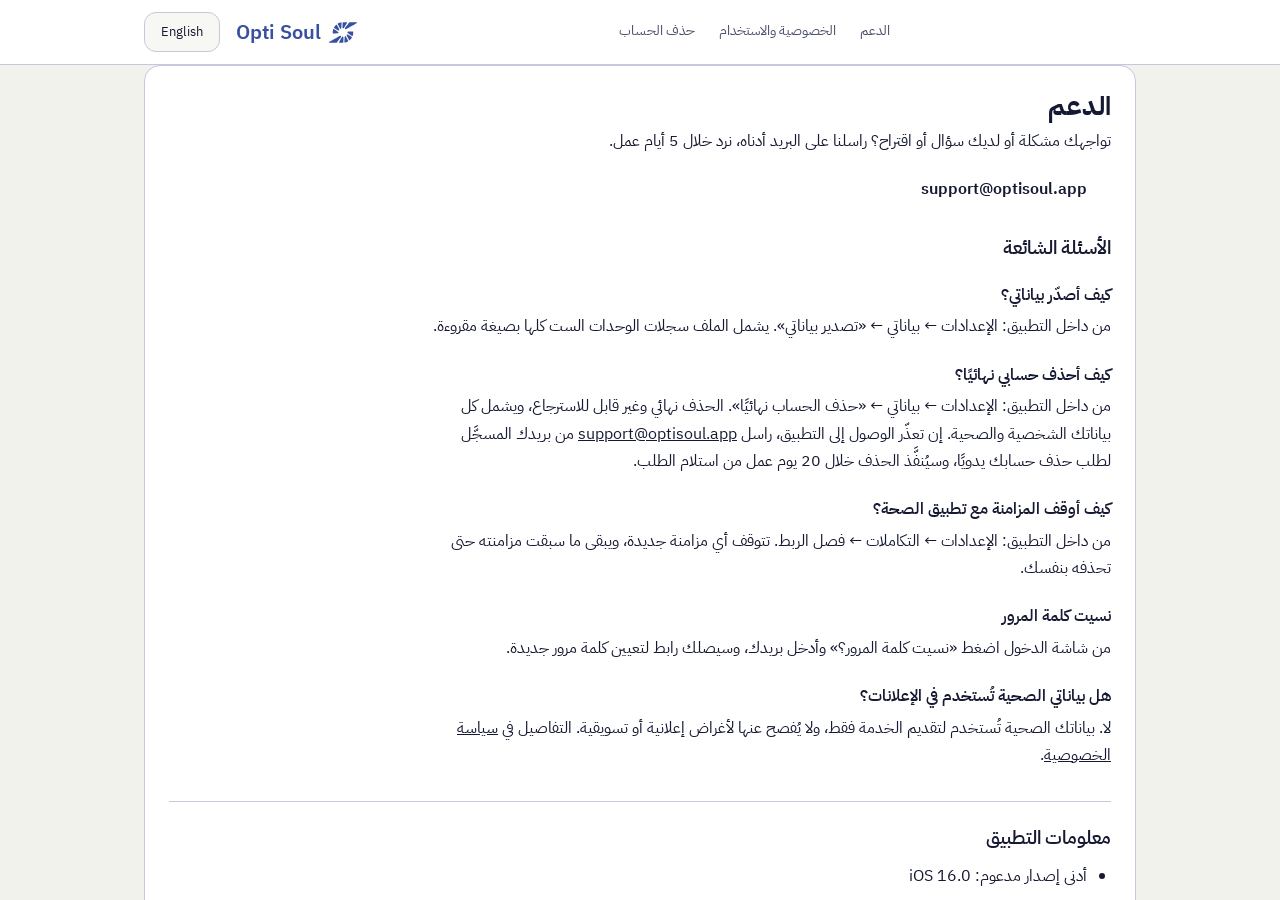
<file: index.html>
<!DOCTYPE html>
<html lang="ar" dir="rtl">
<head>
<meta charset="utf-8">
<meta name="robots" content="noindex">
<meta http-equiv="refresh" content="0; url=/support.html">
<link rel="canonical" href="https://optisoul.app/support.html">
<title>Opti Soul</title>
</head>
<body>
<p><a href="support.html">صفحة الدعم</a></p>
</body>
</html>
</file>
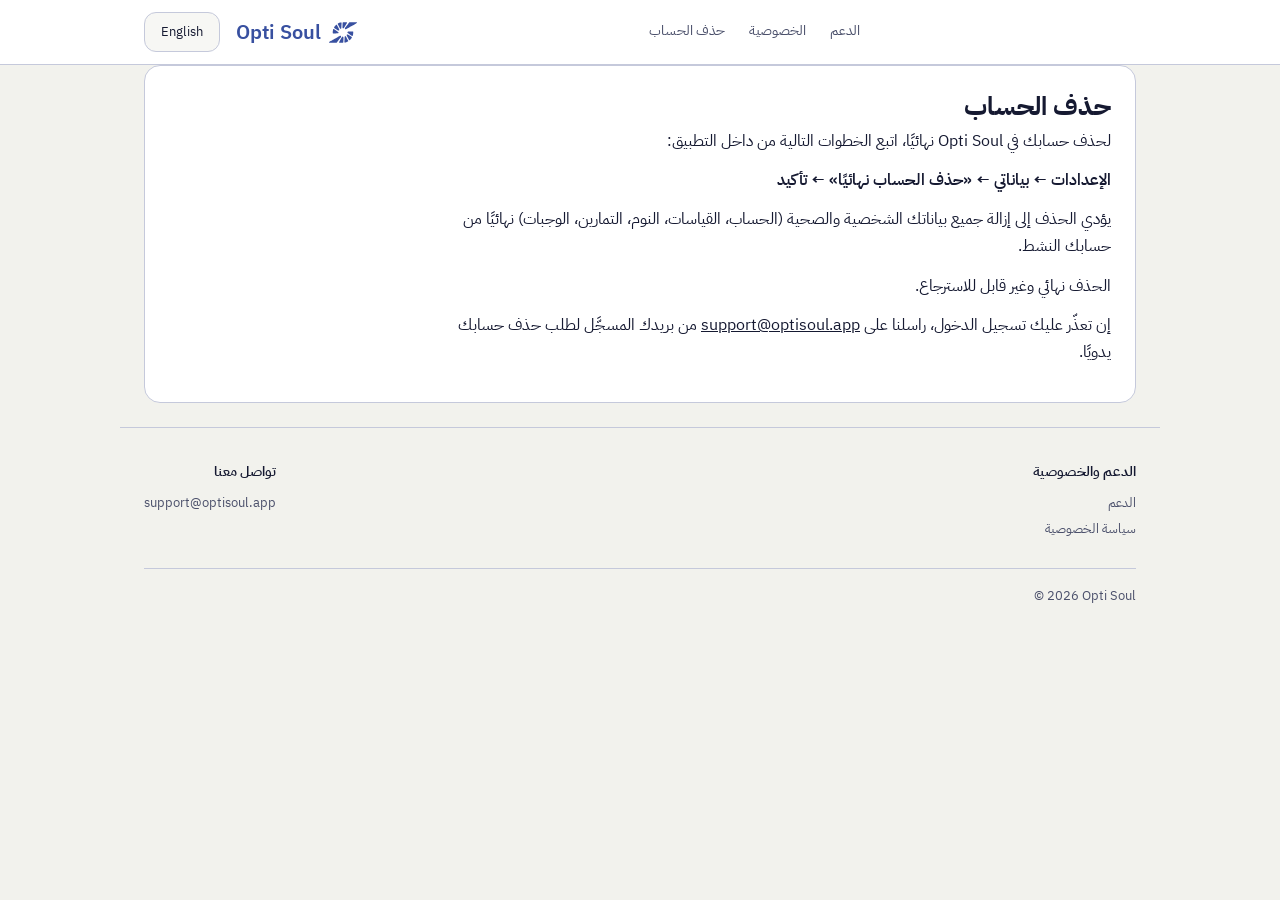
<file: delete-account/index.html>
<!DOCTYPE html>
<html lang="ar" dir="rtl">
<head>
<meta charset="utf-8">
<meta name="viewport" content="width=device-width, initial-scale=1">
<script>
(function () {
  var html = document.documentElement;
  html.classList.add("js");
  /* شبكة أمان: لو تعذّر تحميل assets/js/nav.js (شبكة · حاجب إعلانات · خطأ
     تحليل) يبقى المحتوى مخفيًا للأبد بصنف html.js وحده بلا هذا؛ نظهره
     قسرًا بعد مهلة قصيرة إن لم يكن nav.js قد فعل ذلك عبر IntersectionObserver
     أولًا. راجع assets/style.css (قواعد .reveal) لسياق الحل الكامل. */
  setTimeout(function () {
    var els = document.querySelectorAll(".reveal:not(.is-visible)");
    for (var i = 0; i < els.length; i++) els[i].classList.add("is-visible");
  }, 1500);
})();
</script>
<title>حذف الحساب | Opti Soul</title>
<meta name="description" content="خطوات حذف حساب Opti Soul نهائيًا — How to permanently delete your Opti Soul account.">
<link rel="icon" type="image/svg+xml" href="../assets/brand/favicon.svg">
<link rel="icon" type="image/png" sizes="32x32" href="../assets/brand/favicon-32.png">
<link rel="apple-touch-icon" href="../assets/brand/favicon-180.png">
<link rel="canonical" href="https://optisoul.app/delete-account.html">

<meta name="theme-color" media="(prefers-color-scheme: light)" content="#F2F2ED">

<meta property="og:type" content="website">
<meta property="og:site_name" content="Opti Soul">
<meta property="og:title" content="حذف الحساب | Opti Soul">
<meta property="og:description" content="خطوات حذف حساب Opti Soul نهائيًا — How to permanently delete your Opti Soul account.">
<meta property="og:url" content="https://optisoul.app/delete-account.html">
<meta property="og:locale" content="ar_SA">
<meta name="twitter:card" content="summary">
<meta name="twitter:title" content="حذف الحساب | Opti Soul">
<meta name="twitter:description" content="خطوات حذف حساب Opti Soul نهائيًا — How to permanently delete your Opti Soul account.">

<link rel="preload" href="../assets/fonts/IBMPlexSansArabic-Regular.woff2" as="font" type="font/woff2" crossorigin>
<link rel="preload" href="../assets/fonts/IBMPlexSansArabic-Bold.woff2" as="font" type="font/woff2" crossorigin>
<link rel="preload" href="../assets/fonts/IBMPlexSansArabic-SemiBold.woff2" as="font" type="font/woff2" crossorigin>
<link rel="stylesheet" href="../assets/tokens.css">
<link rel="stylesheet" href="../assets/style.css">
</head>
<body>

<a class="skip-link" href="#main">
  <span data-ar>تخطَّ إلى المحتوى</span><span data-en hidden>Skip to content</span>
</a>

<header class="site-header">
  <div class="bar">
    <a class="brand" href="../support.html">
      <span class="brand-mark" aria-hidden="true"></span>
      <span class="brand-name">Opti Soul</span>
    </a>

    <div class="header-actions">
      <button id="langBtn" class="lang-toggle" type="button">English</button>
    </div>

    <details class="nav-disclosure" id="navDisclosure" open>
      <summary class="nav-toggle" id="navToggle" aria-controls="siteNav" aria-expanded="true">
        <span class="bar-line" aria-hidden="true"></span>
        <span class="bar-line" aria-hidden="true"></span>
        <span class="bar-line" aria-hidden="true"></span>
        <span class="sr-only">
          <span data-ar>فتح القائمة أو إغلاقها</span><span data-en hidden>Open or close the menu</span>
        </span>
      </summary>

      <nav class="site-nav" id="siteNav" aria-label="التنقّل الرئيسي" data-aria-label-ar="التنقّل الرئيسي" data-aria-label-en="Main navigation">
        <a href="../support.html"><span data-ar>الدعم</span><span data-en hidden>Support</span></a>
        <a href="../privacy.html"><span data-ar>الخصوصية</span><span data-en hidden>Privacy</span></a>
        <a href="../delete-account.html"><span data-ar>حذف الحساب</span><span data-en hidden>Delete Account</span></a>
      </nav>
    </details>
  </div>
</header>

<main id="main">

<!-- ==================== العربية ==================== -->
<article class="card" data-ar>
  <h1>حذف الحساب</h1>
  <p>لحذف حسابك في Opti Soul نهائيًا، اتبع الخطوات التالية من داخل التطبيق:</p>
  <p><strong>الإعدادات ← بياناتي ← «حذف الحساب نهائيًا» ← تأكيد</strong></p>
  <p>يؤدي الحذف إلى إزالة جميع بياناتك الشخصية والصحية (الحساب، القياسات، النوم، التمارين، الوجبات) نهائيًا من حسابك النشط.</p>
  <p>الحذف نهائي وغير قابل للاسترجاع.</p>
  <p>إن تعذّر عليك تسجيل الدخول، راسلنا على <a class="ltr" href="mailto:support@optisoul.app">support@optisoul.app</a> من بريدك المسجَّل لطلب حذف حسابك يدويًا.</p>
</article>

<!-- ==================== English ==================== -->
<article class="card" data-en hidden>
  <h1>Delete Account</h1>
  <p>To permanently delete your Opti Soul account, follow these steps in the app:</p>
  <p><strong>Settings &rsaquo; My Data &rsaquo; "Permanently delete account" &rsaquo; Confirm</strong></p>
  <p>Deletion permanently removes all your personal and health data (account, measurements, sleep, workouts, meals) from your active account.</p>
  <p>Deletion is irreversible.</p>
  <p>If you can't sign in, email <a href="mailto:support@optisoul.app">support@optisoul.app</a> from your registered address to request manual deletion.</p>
</article>

</main>

<footer>
  <div class="footer-col">
    <strong><span data-ar>الدعم والخصوصية</span><span data-en hidden>Support &amp; Privacy</span></strong>
    <a href="../support.html"><span data-ar>الدعم</span><span data-en hidden>Support</span></a>
    <a href="../privacy.html"><span data-ar>سياسة الخصوصية</span><span data-en hidden>Privacy Policy</span></a>
  </div>
  <div class="footer-col">
    <strong><span data-ar>تواصل معنا</span><span data-en hidden>Contact</span></strong>
    <a class="footer-email" href="mailto:support@optisoul.app">support@optisoul.app</a>
  </div>
  <div class="footer-copy">&copy; 2026 Opti Soul</div>
</footer>

<script src="../lang.js"></script>
<script src="../assets/js/nav.js"></script>
</body>
</html>
</file>
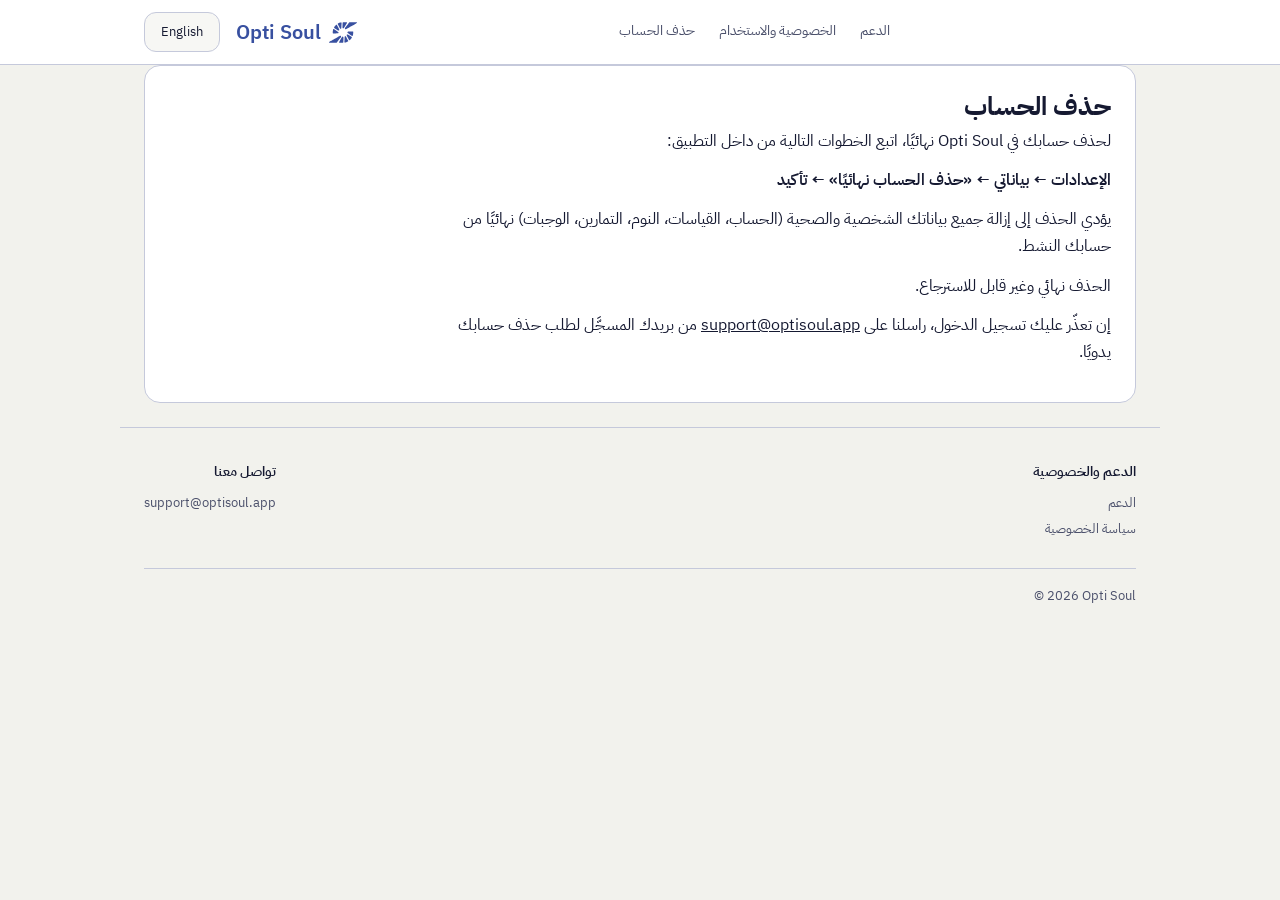
<file: delete-account.html>
<!DOCTYPE html>
<html lang="ar" dir="rtl">
<head>
<meta charset="utf-8">
<meta name="viewport" content="width=device-width, initial-scale=1">
<script>
(function () {
  var html = document.documentElement;
  html.classList.add("js");
  /* شبكة أمان: لو تعذّر تحميل assets/js/nav.js (شبكة · حاجب إعلانات · خطأ
     تحليل) يبقى المحتوى مخفيًا للأبد بصنف html.js وحده بلا هذا؛ نظهره
     قسرًا بعد مهلة قصيرة إن لم يكن nav.js قد فعل ذلك عبر IntersectionObserver
     أولًا. راجع assets/style.css (قواعد .reveal) لسياق الحل الكامل. */
  setTimeout(function () {
    var els = document.querySelectorAll(".reveal:not(.is-visible)");
    for (var i = 0; i < els.length; i++) els[i].classList.add("is-visible");
  }, 1500);
})();
</script>
<title>حذف الحساب | Opti Soul</title>
<meta name="description" content="خطوات حذف حساب Opti Soul نهائيًا — How to permanently delete your Opti Soul account.">
<link rel="icon" type="image/svg+xml" href="assets/brand/favicon.svg">
<link rel="icon" type="image/png" sizes="32x32" href="assets/brand/favicon-32.png">
<link rel="apple-touch-icon" href="assets/brand/favicon-180.png">
<link rel="canonical" href="https://optisoul.app/delete-account.html">

<meta name="theme-color" media="(prefers-color-scheme: light)" content="#F2F2ED">

<meta property="og:type" content="website">
<meta property="og:site_name" content="Opti Soul">
<meta property="og:title" content="حذف الحساب | Opti Soul">
<meta property="og:description" content="خطوات حذف حساب Opti Soul نهائيًا — How to permanently delete your Opti Soul account.">
<meta property="og:url" content="https://optisoul.app/delete-account.html">
<meta property="og:locale" content="ar_SA">
<meta name="twitter:card" content="summary">
<meta name="twitter:title" content="حذف الحساب | Opti Soul">
<meta name="twitter:description" content="خطوات حذف حساب Opti Soul نهائيًا — How to permanently delete your Opti Soul account.">

<link rel="preload" href="assets/fonts/IBMPlexSansArabic-Regular.woff2" as="font" type="font/woff2" crossorigin>
<link rel="preload" href="assets/fonts/IBMPlexSansArabic-Bold.woff2" as="font" type="font/woff2" crossorigin>
<link rel="preload" href="assets/fonts/IBMPlexSansArabic-SemiBold.woff2" as="font" type="font/woff2" crossorigin>
<link rel="stylesheet" href="assets/tokens.css">
<link rel="stylesheet" href="assets/style.css">
</head>
<body>

<a class="skip-link" href="#main">
  <span data-ar>تخطَّ إلى المحتوى</span><span data-en hidden>Skip to content</span>
</a>

<header class="site-header">
  <div class="bar">
    <a class="brand" href="support.html">
      <span class="brand-mark" aria-hidden="true"></span>
      <span class="brand-name">Opti Soul</span>
    </a>

    <div class="header-actions">
      <button id="langBtn" class="lang-toggle" type="button">English</button>
    </div>

    <details class="nav-disclosure" id="navDisclosure" open>
      <summary class="nav-toggle" id="navToggle" aria-controls="siteNav" aria-expanded="true">
        <span class="bar-line" aria-hidden="true"></span>
        <span class="bar-line" aria-hidden="true"></span>
        <span class="bar-line" aria-hidden="true"></span>
        <span class="sr-only">
          <span data-ar>فتح القائمة أو إغلاقها</span><span data-en hidden>Open or close the menu</span>
        </span>
      </summary>

      <nav class="site-nav" id="siteNav" aria-label="التنقّل الرئيسي" data-aria-label-ar="التنقّل الرئيسي" data-aria-label-en="Main navigation">
        <a href="support.html"><span data-ar>الدعم</span><span data-en hidden>Support</span></a>
        <a href="privacy.html"><span data-ar>الخصوصية والاستخدام</span><span data-en hidden>Privacy &amp; Terms</span></a>
        <a href="delete-account.html"><span data-ar>حذف الحساب</span><span data-en hidden>Delete Account</span></a>
      </nav>
    </details>
  </div>
</header>

<main id="main">

<!-- ==================== العربية ==================== -->
<article class="card" data-ar>
  <h1>حذف الحساب</h1>
  <p>لحذف حسابك في Opti Soul نهائيًا، اتبع الخطوات التالية من داخل التطبيق:</p>
  <p><strong>الإعدادات ← بياناتي ← «حذف الحساب نهائيًا» ← تأكيد</strong></p>
  <p>يؤدي الحذف إلى إزالة جميع بياناتك الشخصية والصحية (الحساب، القياسات، النوم، التمارين، الوجبات) نهائيًا من حسابك النشط.</p>
  <p>الحذف نهائي وغير قابل للاسترجاع.</p>
  <p>إن تعذّر عليك تسجيل الدخول، راسلنا على <a class="ltr" href="mailto:support@optisoul.app">support@optisoul.app</a> من بريدك المسجَّل لطلب حذف حسابك يدويًا.</p>
</article>

<!-- ==================== English ==================== -->
<article class="card" data-en hidden>
  <h1>Delete Account</h1>
  <p>To permanently delete your Opti Soul account, follow these steps in the app:</p>
  <p><strong>Settings &rsaquo; My Data &rsaquo; "Permanently delete account" &rsaquo; Confirm</strong></p>
  <p>Deletion permanently removes all your personal and health data (account, measurements, sleep, workouts, meals) from your active account.</p>
  <p>Deletion is irreversible.</p>
  <p>If you can't sign in, email <a href="mailto:support@optisoul.app">support@optisoul.app</a> from your registered address to request manual deletion.</p>
</article>

</main>

<footer>
  <div class="footer-col">
    <strong><span data-ar>الدعم والخصوصية</span><span data-en hidden>Support &amp; Privacy</span></strong>
    <a href="support.html"><span data-ar>الدعم</span><span data-en hidden>Support</span></a>
    <a href="privacy.html"><span data-ar>سياسة الخصوصية</span><span data-en hidden>Privacy Policy</span></a>
  </div>
  <div class="footer-col">
    <strong><span data-ar>تواصل معنا</span><span data-en hidden>Contact</span></strong>
    <a class="footer-email" href="mailto:support@optisoul.app">support@optisoul.app</a>
  </div>
  <div class="footer-copy">&copy; 2026 Opti Soul</div>
</footer>

<script src="lang.js"></script>
<script src="assets/js/nav.js"></script>
</body>
</html>
</file>
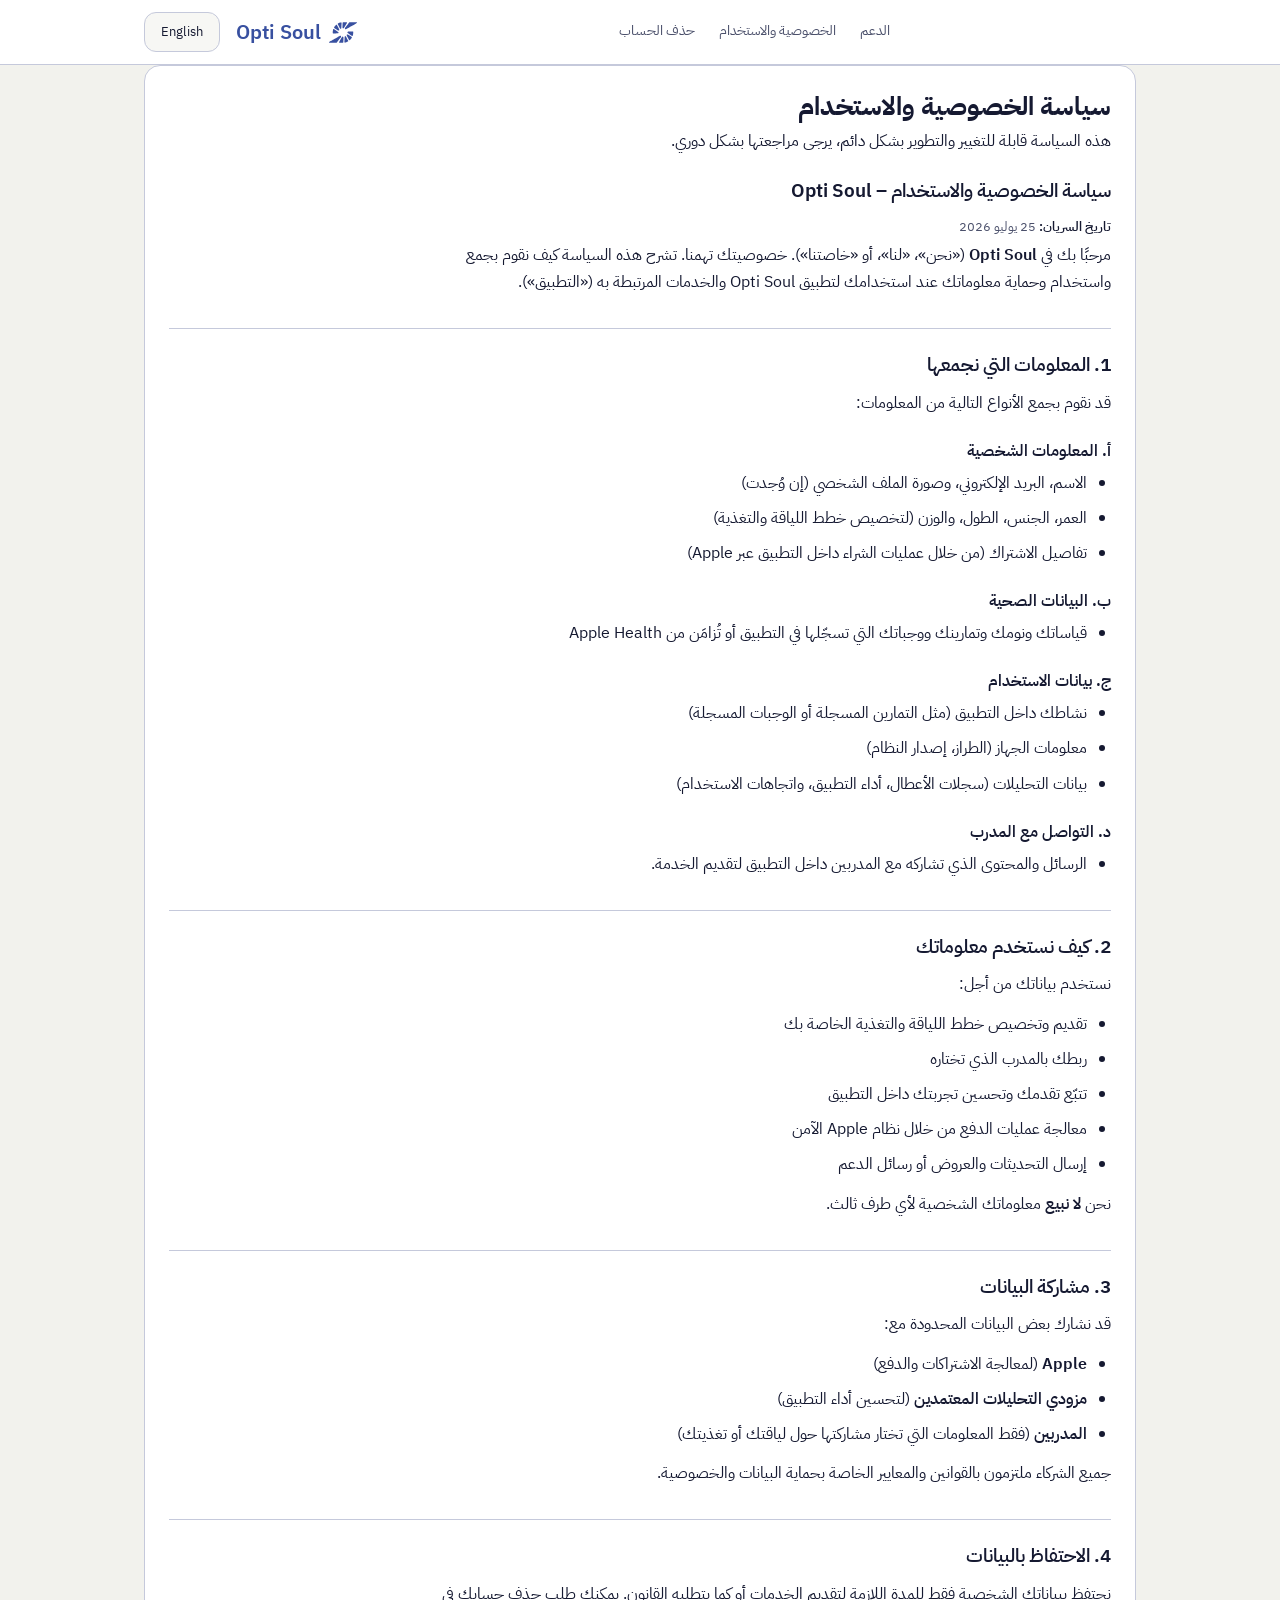
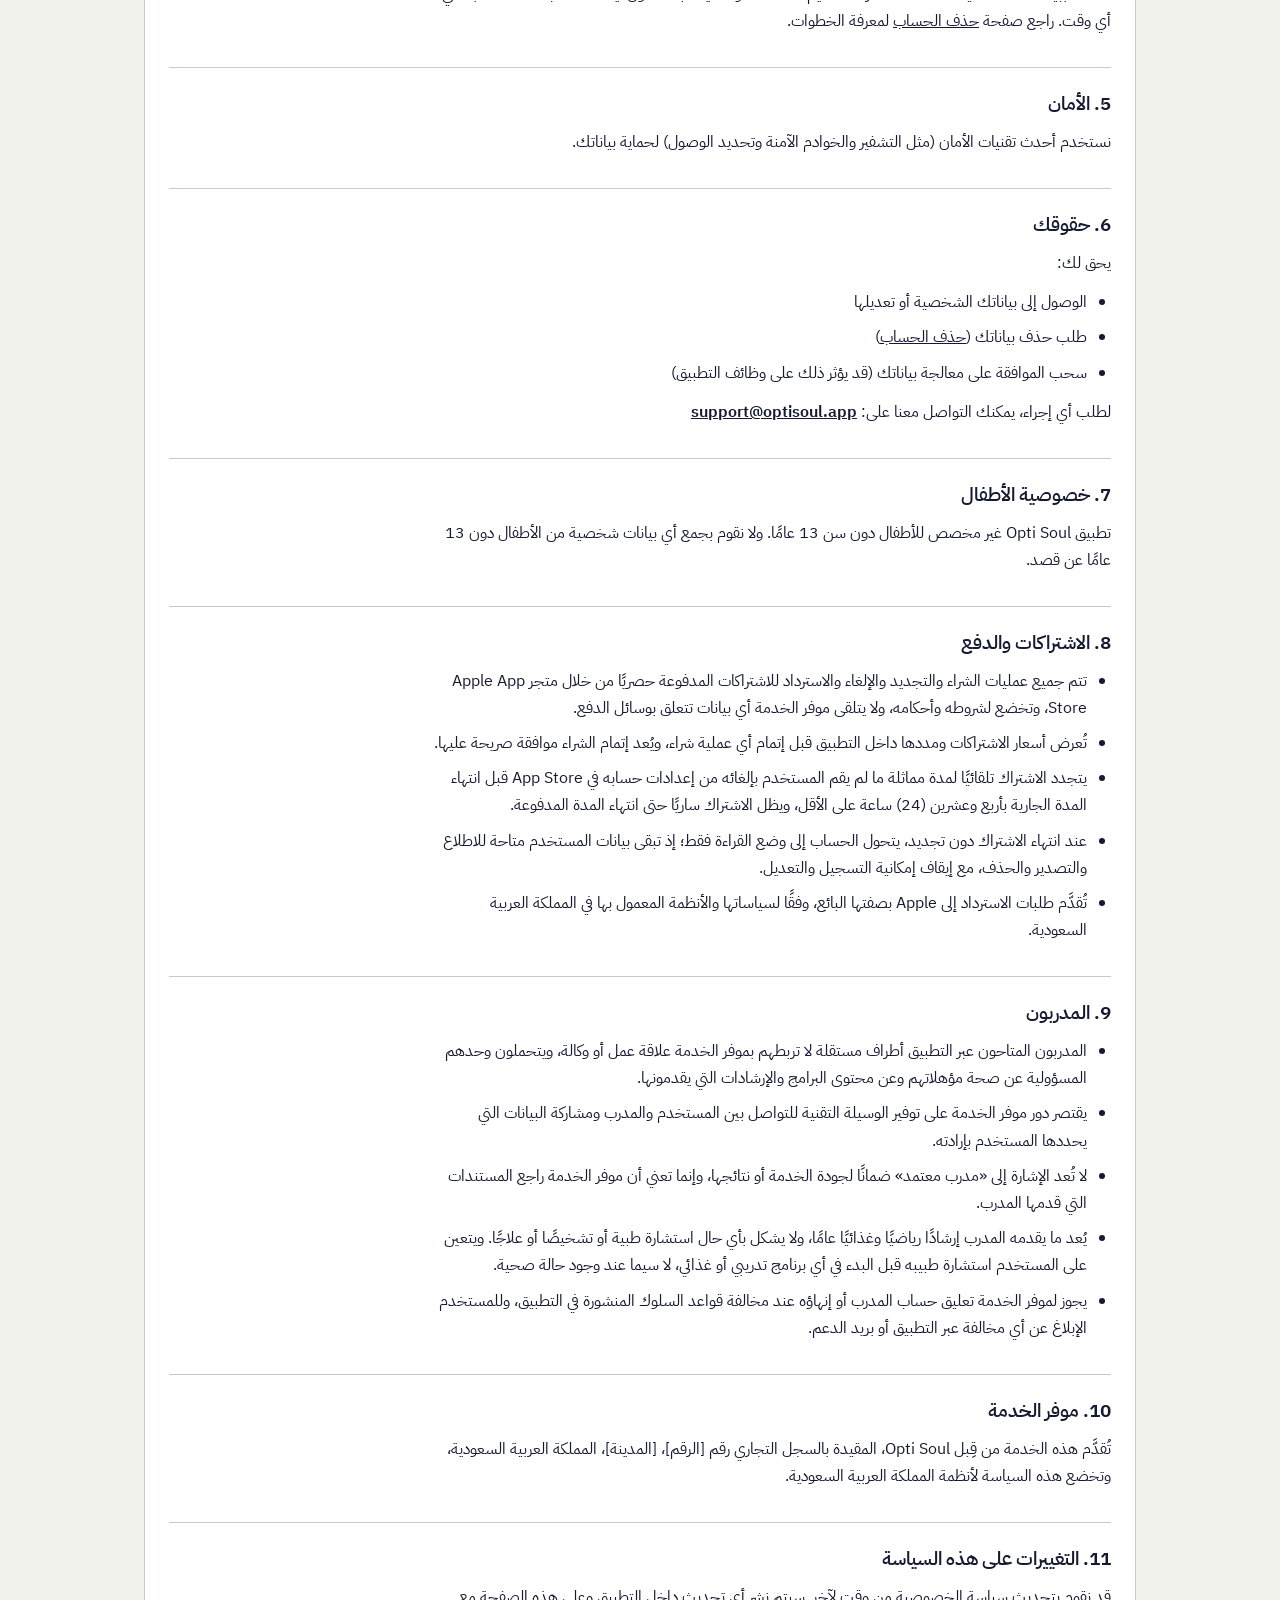
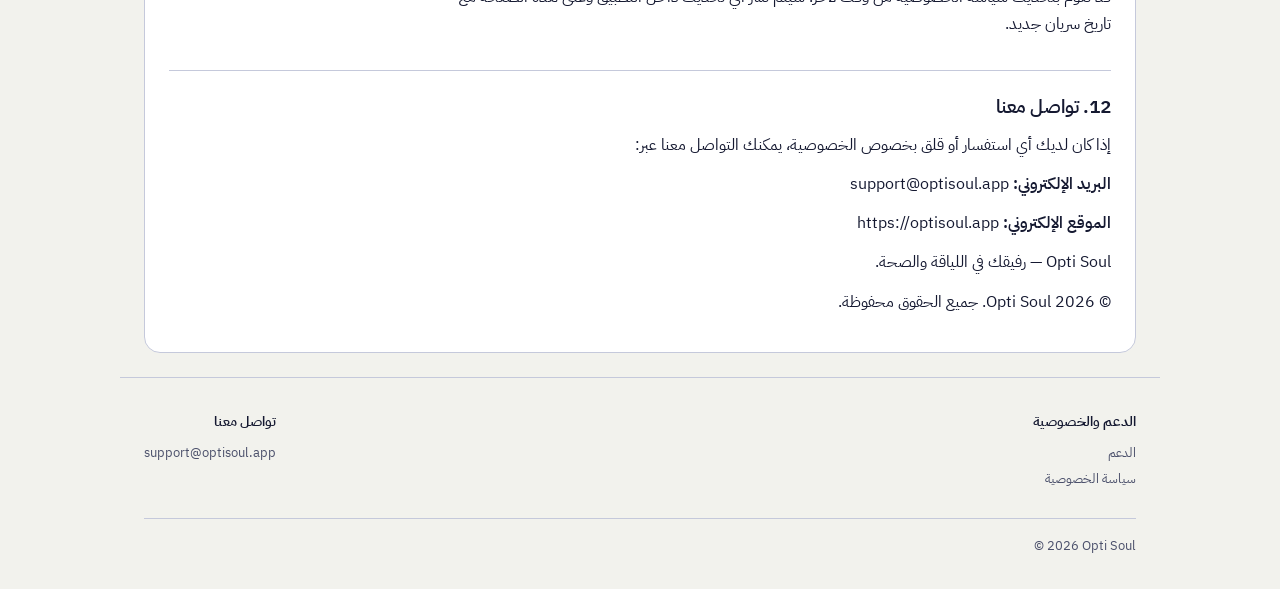
<file: privacy.html>
<!DOCTYPE html>
<html lang="ar" dir="rtl">
<head>
<meta charset="utf-8">
<meta name="viewport" content="width=device-width, initial-scale=1">
<script>
(function () {
  var html = document.documentElement;
  html.classList.add("js");
  /* شبكة أمان: لو تعذّر تحميل assets/js/nav.js (شبكة · حاجب إعلانات · خطأ
     تحليل) يبقى المحتوى مخفيًا للأبد بصنف html.js وحده بلا هذا؛ نظهره
     قسرًا بعد مهلة قصيرة إن لم يكن nav.js قد فعل ذلك عبر IntersectionObserver
     أولًا. راجع assets/style.css (قواعد .reveal) لسياق الحل الكامل. */
  setTimeout(function () {
    var els = document.querySelectorAll(".reveal:not(.is-visible)");
    for (var i = 0; i < els.length; i++) els[i].classList.add("is-visible");
  }, 1500);
})();
</script>
<title>سياسة الخصوصية والاستخدام | Opti Soul</title>
<meta name="description" content="سياسة الخصوصية والاستخدام لتطبيق Opti Soul — Privacy &amp; Terms of Use for the Opti Soul app.">
<link rel="icon" type="image/svg+xml" href="assets/brand/favicon.svg">
<link rel="icon" type="image/png" sizes="32x32" href="assets/brand/favicon-32.png">
<link rel="apple-touch-icon" href="assets/brand/favicon-180.png">
<link rel="canonical" href="https://optisoul.app/privacy.html">

<meta name="theme-color" media="(prefers-color-scheme: light)" content="#F2F2ED">

<meta property="og:type" content="website">
<meta property="og:site_name" content="Opti Soul">
<meta property="og:title" content="سياسة الخصوصية والاستخدام | Opti Soul">
<meta property="og:description" content="سياسة الخصوصية والاستخدام لتطبيق Opti Soul — Privacy &amp; Terms of Use for the Opti Soul app.">
<meta property="og:url" content="https://optisoul.app/privacy.html">
<meta property="og:locale" content="ar_SA">
<meta name="twitter:card" content="summary">
<meta name="twitter:title" content="سياسة الخصوصية والاستخدام | Opti Soul">
<meta name="twitter:description" content="سياسة الخصوصية والاستخدام لتطبيق Opti Soul — Privacy &amp; Terms of Use for the Opti Soul app.">

<link rel="preload" href="assets/fonts/IBMPlexSansArabic-Regular.woff2" as="font" type="font/woff2" crossorigin>
<link rel="preload" href="assets/fonts/IBMPlexSansArabic-Bold.woff2" as="font" type="font/woff2" crossorigin>
<link rel="preload" href="assets/fonts/IBMPlexSansArabic-SemiBold.woff2" as="font" type="font/woff2" crossorigin>
<link rel="stylesheet" href="assets/tokens.css">
<link rel="stylesheet" href="assets/style.css">
</head>
<body>

<a class="skip-link" href="#main">
  <span data-ar>تخطَّ إلى المحتوى</span><span data-en hidden>Skip to content</span>
</a>

<header class="site-header">
  <div class="bar">
    <a class="brand" href="support.html">
      <span class="brand-mark" aria-hidden="true"></span>
      <span class="brand-name">Opti Soul</span>
    </a>

    <div class="header-actions">
      <button id="langBtn" class="lang-toggle" type="button">English</button>
    </div>

    <details class="nav-disclosure" id="navDisclosure" open>
      <summary class="nav-toggle" id="navToggle" aria-controls="siteNav" aria-expanded="true">
        <span class="bar-line" aria-hidden="true"></span>
        <span class="bar-line" aria-hidden="true"></span>
        <span class="bar-line" aria-hidden="true"></span>
        <span class="sr-only">
          <span data-ar>فتح القائمة أو إغلاقها</span><span data-en hidden>Open or close the menu</span>
        </span>
      </summary>

      <nav class="site-nav" id="siteNav" aria-label="التنقّل الرئيسي" data-aria-label-ar="التنقّل الرئيسي" data-aria-label-en="Main navigation">
        <a href="support.html"><span data-ar>الدعم</span><span data-en hidden>Support</span></a>
        <a href="privacy.html"><span data-ar>الخصوصية والاستخدام</span><span data-en hidden>Privacy &amp; Terms</span></a>
        <a href="delete-account.html"><span data-ar>حذف الحساب</span><span data-en hidden>Delete Account</span></a>
      </nav>
    </details>
  </div>
</header>

<main id="main">

<!-- ==================== العربية ==================== -->
<article class="card" data-ar>
  <h1>سياسة الخصوصية والاستخدام</h1>
  <p>هذه السياسة قابلة للتغيير والتطوير بشكل دائم، يرجى مراجعتها بشكل دوري.</p>

  <h2>سياسة الخصوصية والاستخدام – Opti Soul</h2>
  <p class="meta"><strong>تاريخ السريان:</strong> 25 يوليو 2026</p>

  <p>مرحبًا بك في <strong>Opti Soul</strong> («نحن»، «لنا»، أو «خاصتنا»). خصوصيتك تهمنا. تشرح هذه السياسة كيف نقوم بجمع واستخدام وحماية معلوماتك عند استخدامك لتطبيق Opti Soul والخدمات المرتبطة به («التطبيق»).</p>

  <h2>1. المعلومات التي نجمعها</h2>
  <p>قد نقوم بجمع الأنواع التالية من المعلومات:</p>

  <h3>أ. المعلومات الشخصية</h3>
  <ul>
    <li>الاسم، البريد الإلكتروني، وصورة الملف الشخصي (إن وُجدت)</li>
    <li>العمر، الجنس، الطول، والوزن (لتخصيص خطط اللياقة والتغذية)</li>
    <li>تفاصيل الاشتراك (من خلال عمليات الشراء داخل التطبيق عبر Apple)</li>
  </ul>

  <h3>ب. البيانات الصحية</h3>
  <ul>
    <li>قياساتك ونومك وتمارينك ووجباتك التي تسجّلها في التطبيق أو تُزامَن من Apple Health</li>
  </ul>

  <h3>ج. بيانات الاستخدام</h3>
  <ul>
    <li>نشاطك داخل التطبيق (مثل التمارين المسجلة أو الوجبات المسجلة)</li>
    <li>معلومات الجهاز (الطراز، إصدار النظام)</li>
    <li>بيانات التحليلات (سجلات الأعطال، أداء التطبيق، واتجاهات الاستخدام)</li>
  </ul>

  <h3>د. التواصل مع المدرب</h3>
  <ul>
    <li>الرسائل والمحتوى الذي تشاركه مع المدربين داخل التطبيق لتقديم الخدمة.</li>
  </ul>

  <h2>2. كيف نستخدم معلوماتك</h2>
  <p>نستخدم بياناتك من أجل:</p>
  <ul>
    <li>تقديم وتخصيص خطط اللياقة والتغذية الخاصة بك</li>
    <li>ربطك بالمدرب الذي تختاره</li>
    <li>تتبّع تقدمك وتحسين تجربتك داخل التطبيق</li>
    <li>معالجة عمليات الدفع من خلال نظام Apple الآمن</li>
    <li>إرسال التحديثات والعروض أو رسائل الدعم</li>
  </ul>
  <p>نحن <strong>لا نبيع</strong> معلوماتك الشخصية لأي طرف ثالث.</p>

  <h2>3. مشاركة البيانات</h2>
  <p>قد نشارك بعض البيانات المحدودة مع:</p>
  <ul>
    <li><strong>Apple</strong> (لمعالجة الاشتراكات والدفع)</li>
    <li><strong>مزودي التحليلات المعتمدين</strong> (لتحسين أداء التطبيق)</li>
    <li><strong>المدربين</strong> (فقط المعلومات التي تختار مشاركتها حول لياقتك أو تغذيتك)</li>
  </ul>
  <p>جميع الشركاء ملتزمون بالقوانين والمعايير الخاصة بحماية البيانات والخصوصية.</p>

  <h2>4. الاحتفاظ بالبيانات</h2>
  <p>نحتفظ ببياناتك الشخصية فقط للمدة اللازمة لتقديم الخدمات أو كما يتطلبه القانون. يمكنك طلب حذف حسابك في أي وقت. راجع صفحة <a href="delete-account.html">حذف الحساب</a> لمعرفة الخطوات.</p>

  <h2>5. الأمان</h2>
  <p>نستخدم أحدث تقنيات الأمان (مثل التشفير والخوادم الآمنة وتحديد الوصول) لحماية بياناتك.</p>

  <h2>6. حقوقك</h2>
  <p>يحق لك:</p>
  <ul>
    <li>الوصول إلى بياناتك الشخصية أو تعديلها</li>
    <li>طلب حذف بياناتك (<a href="delete-account.html">حذف الحساب</a>)</li>
    <li>سحب الموافقة على معالجة بياناتك (قد يؤثر ذلك على وظائف التطبيق)</li>
  </ul>
  <p>لطلب أي إجراء، يمكنك التواصل معنا على: <strong><a class="ltr" href="mailto:support@optisoul.app">support@optisoul.app</a></strong></p>

  <h2>7. خصوصية الأطفال</h2>
  <p>تطبيق Opti Soul غير مخصص للأطفال دون سن 13 عامًا. ولا نقوم بجمع أي بيانات شخصية من الأطفال دون 13 عامًا عن قصد.</p>

  <h2>8. الاشتراكات والدفع</h2>
  <ul>
    <li>تتم جميع عمليات الشراء والتجديد والإلغاء والاسترداد للاشتراكات المدفوعة حصريًا من خلال متجر Apple App Store، وتخضع لشروطه وأحكامه، ولا يتلقى موفر الخدمة أي بيانات تتعلق بوسائل الدفع.</li>
    <li>تُعرض أسعار الاشتراكات ومددها داخل التطبيق قبل إتمام أي عملية شراء، ويُعد إتمام الشراء موافقة صريحة عليها.</li>
    <li>يتجدد الاشتراك تلقائيًا لمدة مماثلة ما لم يقم المستخدم بإلغائه من إعدادات حسابه في App Store قبل انتهاء المدة الجارية بأربع وعشرين (24) ساعة على الأقل، ويظل الاشتراك ساريًا حتى انتهاء المدة المدفوعة.</li>
    <li>عند انتهاء الاشتراك دون تجديد، يتحول الحساب إلى وضع القراءة فقط؛ إذ تبقى بيانات المستخدم متاحة للاطلاع والتصدير والحذف، مع إيقاف إمكانية التسجيل والتعديل.</li>
    <li>تُقدَّم طلبات الاسترداد إلى Apple بصفتها البائع، وفقًا لسياساتها والأنظمة المعمول بها في المملكة العربية السعودية.</li>
  </ul>

  <h2>9. المدربون</h2>
  <ul>
    <li>المدربون المتاحون عبر التطبيق أطراف مستقلة لا تربطهم بموفر الخدمة علاقة عمل أو وكالة، ويتحملون وحدهم المسؤولية عن صحة مؤهلاتهم وعن محتوى البرامج والإرشادات التي يقدمونها.</li>
    <li>يقتصر دور موفر الخدمة على توفير الوسيلة التقنية للتواصل بين المستخدم والمدرب ومشاركة البيانات التي يحددها المستخدم بإرادته.</li>
    <li>لا تُعد الإشارة إلى «مدرب معتمد» ضمانًا لجودة الخدمة أو نتائجها، وإنما تعني أن موفر الخدمة راجع المستندات التي قدمها المدرب.</li>
    <li>يُعد ما يقدمه المدرب إرشادًا رياضيًا وغذائيًا عامًا، ولا يشكل بأي حال استشارة طبية أو تشخيصًا أو علاجًا. ويتعين على المستخدم استشارة طبيبه قبل البدء في أي برنامج تدريبي أو غذائي، لا سيما عند وجود حالة صحية.</li>
    <li>يجوز لموفر الخدمة تعليق حساب المدرب أو إنهاؤه عند مخالفة قواعد السلوك المنشورة في التطبيق، وللمستخدم الإبلاغ عن أي مخالفة عبر التطبيق أو بريد الدعم.</li>
  </ul>

  <h2>10. موفر الخدمة</h2>
  <p>تُقدَّم هذه الخدمة من قِبل Opti Soul، المقيدة بالسجل التجاري رقم [الرقم]، [المدينة]، المملكة العربية السعودية، وتخضع هذه السياسة لأنظمة المملكة العربية السعودية.</p>

  <h2>11. التغييرات على هذه السياسة</h2>
  <p>قد نقوم بتحديث سياسة الخصوصية من وقت لآخر. سيتم نشر أي تحديث داخل التطبيق وعلى هذه الصفحة مع تاريخ سريان جديد.</p>

  <h2>12. تواصل معنا</h2>
  <p>إذا كان لديك أي استفسار أو قلق بخصوص الخصوصية، يمكنك التواصل معنا عبر:</p>
  <p><strong>البريد الإلكتروني:</strong> <span class="ltr">support@optisoul.app</span></p>
  <p><strong>الموقع الإلكتروني:</strong> <span class="ltr">https://optisoul.app</span></p>

  <p>Opti Soul — رفيقك في اللياقة والصحة.</p>

  <p>© 2026 Opti Soul. جميع الحقوق محفوظة.</p>
</article>

<!-- ==================== English ==================== -->
<article class="card" data-en hidden>
  <h1>Privacy &amp; Terms of Use</h1>
  <p>This policy is subject to permanent change and development, please review it periodically.</p>

  <h2>Privacy &amp; Terms of Use – Opti Soul</h2>
  <p class="meta"><strong>Effective Date:</strong> 2026-07-25</p>

  <p>Welcome to <strong>Opti Soul</strong> ("we", "our", or "us"). Your privacy is important to us. This Privacy Policy explains how we collect, use, and protect your information when you use the Opti Soul mobile application and related services ("App").</p>

  <h2>1. Information We Collect</h2>
  <p>We may collect the following types of information:</p>

  <h3>a. Personal Information</h3>
  <ul>
    <li>Name, email address, and profile photo (if provided)</li>
    <li>Age, gender, height, and weight (for fitness and nutrition personalization)</li>
    <li>Subscription details (via Apple In-App Purchases)</li>
  </ul>

  <h3>b. Health Data</h3>
  <ul>
    <li>Your measurements, sleep, workouts, and meals logged in the app or synced from Apple Health</li>
  </ul>

  <h3>c. Usage Data</h3>
  <ul>
    <li>App activity (e.g., workouts logged, meals logged)</li>
    <li>Device information (model, OS version)</li>
    <li>Analytics data (crash logs, app performance, and usage trends)</li>
  </ul>

  <h3>d. Trainer Communication</h3>
  <ul>
    <li>Messages and content you share with trainers through the app to deliver the service.</li>
  </ul>

  <h2>2. How We Use Your Information</h2>
  <p>We use your data to:</p>
  <ul>
    <li>Provide and personalize your fitness and nutrition plans</li>
    <li>Connect you with your chosen trainers</li>
    <li>Track your progress and improve your app experience</li>
    <li>Process payments through Apple's secure payment system</li>
    <li>Communicate updates, offers, or support messages</li>
  </ul>
  <p>We <strong>do not sell</strong> your personal information.</p>

  <h2>3. Data Sharing</h2>
  <p>We may share limited data with:</p>
  <ul>
    <li><strong>Apple</strong> (for subscription processing and billing)</li>
    <li><strong>Authorized analytics providers</strong> (to improve app performance)</li>
    <li><strong>Trainers</strong> (only the fitness and nutrition information you choose to share)</li>
  </ul>
  <p>All partners are required to comply with applicable privacy and data protection laws.</p>

  <h2>4. Data Retention</h2>
  <p>We retain your personal data only as long as necessary to provide the services or as required by law. You may request account deletion at any time. See our <a href="delete-account.html">Delete Account</a> page for step-by-step instructions.</p>

  <h2>5. Security</h2>
  <p>We use industry-standard security measures (encryption, secure servers, and limited access) to protect your data.</p>

  <h2>6. Your Rights</h2>
  <p>You have the right to:</p>
  <ul>
    <li>Access or correct your personal information</li>
    <li>Request deletion of your data (<a href="delete-account.html">Delete Account</a>)</li>
    <li>Withdraw consent for data processing (this may affect app functionality)</li>
  </ul>
  <p>To make a request, contact us at: <strong><a href="mailto:support@optisoul.app">support@optisoul.app</a></strong></p>

  <h2>7. Children's Privacy</h2>
  <p>Opti Soul is not intended for users under 13. We do not knowingly collect personal data from children under 13.</p>

  <h2>8. Subscriptions and Payment</h2>
  <ul>
    <li>All purchases, renewals, cancellations, and refunds of paid subscriptions are processed exclusively through the Apple App Store and are subject to its terms and conditions. The Service Provider does not receive or store any payment-instrument data.</li>
    <li>Subscription prices and durations are displayed within the App before any purchase is completed; completing a purchase constitutes express acceptance of them.</li>
    <li>Subscriptions renew automatically for an equivalent period unless cancelled by the user in their App Store account settings at least twenty-four (24) hours before the end of the current period. The subscription remains in effect until the end of the paid period.</li>
    <li>Upon expiry of a subscription without renewal, the account enters read-only mode: the user's data remains available for viewing, export, and deletion, while the ability to record or edit data is suspended.</li>
    <li>Refund requests are submitted to Apple as the merchant of record, in accordance with its policies and the applicable laws of the Kingdom of Saudi Arabia.</li>
  </ul>

  <h2>9. Trainers</h2>
  <ul>
    <li>Trainers available through the App are independent third parties with no employment or agency relationship with the Service Provider, and they bear sole responsibility for the accuracy of their qualifications and for the content of the programs and guidance they provide.</li>
    <li>The Service Provider's role is limited to providing the technical means for communication between the user and the trainer and for sharing the data the user voluntarily designates.</li>
    <li>The designation "certified trainer" does not constitute a guarantee of service quality or results; it indicates only that the Service Provider has reviewed the documents submitted by the trainer.</li>
    <li>Guidance provided by a trainer constitutes general fitness and nutrition advice and does not in any way constitute medical consultation, diagnosis, or treatment. Users must consult their physician before starting any training or nutrition program, particularly where a health condition exists.</li>
    <li>The Service Provider may suspend or terminate a trainer's account for violation of the code of conduct published in the App. Users may report any violation through the App or the support email.</li>
  </ul>

  <h2>10. Service Provider</h2>
  <p>This service is provided by Opti Soul, registered under Commercial Registration No. [number], [city], Kingdom of Saudi Arabia. This policy is governed by the laws of the Kingdom of Saudi Arabia.</p>

  <h2>11. Changes to This Policy</h2>
  <p>We may update this Privacy Policy from time to time. We will post changes in the app and on this page with a new effective date.</p>

  <h2>12. Contact Us</h2>
  <p>If you have any questions or concerns about privacy, contact us at:</p>
  <p><strong>Email:</strong> support@optisoul.app</p>
  <p><strong>Website:</strong> https://optisoul.app</p>

  <p>Opti Soul – Your fitness and health companion.</p>

  <p>© 2026 Opti Soul. All rights reserved.</p>
</article>

</main>

<footer>
  <div class="footer-col">
    <strong><span data-ar>الدعم والخصوصية</span><span data-en hidden>Support &amp; Privacy</span></strong>
    <a href="support.html"><span data-ar>الدعم</span><span data-en hidden>Support</span></a>
    <a href="privacy.html"><span data-ar>سياسة الخصوصية</span><span data-en hidden>Privacy Policy</span></a>
  </div>
  <div class="footer-col">
    <strong><span data-ar>تواصل معنا</span><span data-en hidden>Contact</span></strong>
    <a class="footer-email" href="mailto:support@optisoul.app">support@optisoul.app</a>
  </div>
  <div class="footer-copy">&copy; 2026 Opti Soul</div>
</footer>

<script src="lang.js"></script>
<script src="assets/js/nav.js"></script>
</body>
</html>
</file>
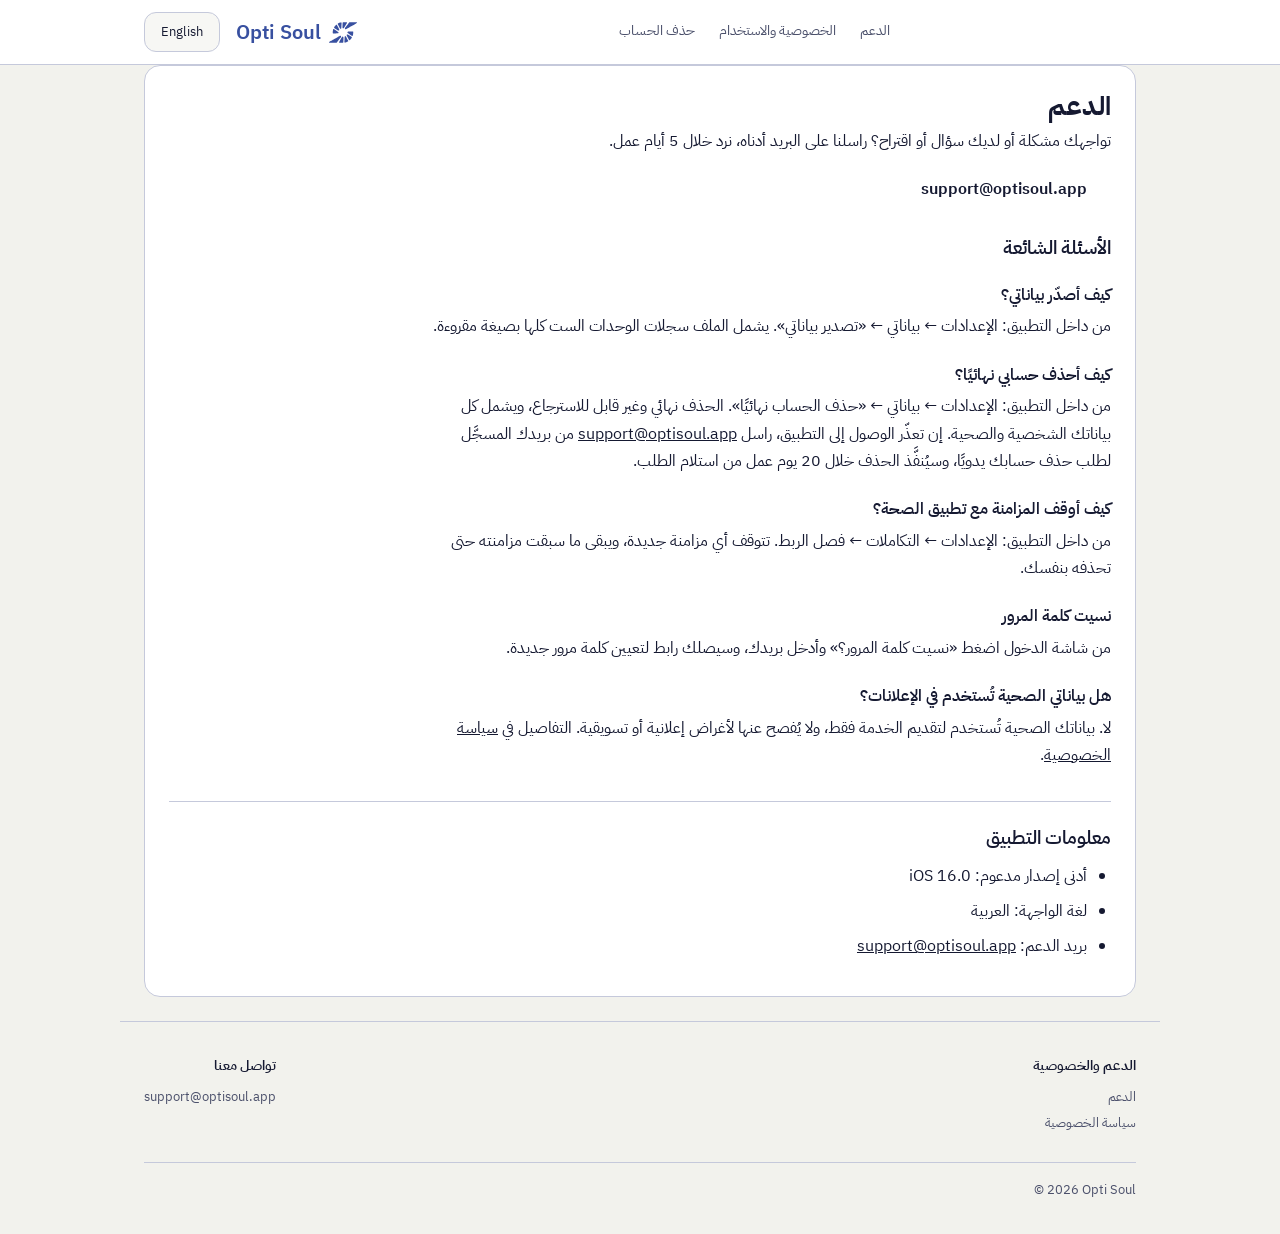
<file: support.html>
<!DOCTYPE html>
<html lang="ar" dir="rtl">
<head>
<meta charset="utf-8">
<meta name="viewport" content="width=device-width, initial-scale=1">
<script>
(function () {
  var html = document.documentElement;
  html.classList.add("js");
  /* شبكة أمان: لو تعذّر تحميل assets/js/nav.js (شبكة · حاجب إعلانات · خطأ
     تحليل) يبقى المحتوى مخفيًا للأبد بصنف html.js وحده بلا هذا؛ نظهره
     قسرًا بعد مهلة قصيرة إن لم يكن nav.js قد فعل ذلك عبر IntersectionObserver
     أولًا. راجع assets/style.css (قواعد .reveal) لسياق الحل الكامل. */
  setTimeout(function () {
    var els = document.querySelectorAll(".reveal:not(.is-visible)");
    for (var i = 0; i < els.length; i++) els[i].classList.add("is-visible");
  }, 1500);
})();
</script>
<title>الدعم — Opti Soul</title>
<meta name="description" content="دعم تطبيق Opti Soul — Support for the Opti Soul app.">
<link rel="icon" type="image/svg+xml" href="assets/brand/favicon.svg">
<link rel="icon" type="image/png" sizes="32x32" href="assets/brand/favicon-32.png">
<link rel="apple-touch-icon" href="assets/brand/favicon-180.png">
<link rel="canonical" href="https://optisoul.app/support.html">

<meta name="theme-color" media="(prefers-color-scheme: light)" content="#F2F2ED">

<meta property="og:type" content="website">
<meta property="og:site_name" content="Opti Soul">
<meta property="og:title" content="الدعم — Opti Soul">
<meta property="og:description" content="دعم تطبيق Opti Soul — Support for the Opti Soul app.">
<meta property="og:url" content="https://optisoul.app/support.html">
<meta property="og:locale" content="ar_SA">
<meta name="twitter:card" content="summary">
<meta name="twitter:title" content="الدعم — Opti Soul">
<meta name="twitter:description" content="دعم تطبيق Opti Soul — Support for the Opti Soul app.">

<link rel="preload" href="assets/fonts/IBMPlexSansArabic-Regular.woff2" as="font" type="font/woff2" crossorigin>
<link rel="preload" href="assets/fonts/IBMPlexSansArabic-Bold.woff2" as="font" type="font/woff2" crossorigin>
<link rel="preload" href="assets/fonts/IBMPlexSansArabic-SemiBold.woff2" as="font" type="font/woff2" crossorigin>
<link rel="stylesheet" href="assets/tokens.css">
<link rel="stylesheet" href="assets/style.css">
</head>
<body>

<a class="skip-link" href="#main">
  <span data-ar>تخطَّ إلى المحتوى</span><span data-en hidden>Skip to content</span>
</a>

<header class="site-header">
  <div class="bar">
    <a class="brand" href="support.html">
      <span class="brand-mark" aria-hidden="true"></span>
      <span class="brand-name">Opti Soul</span>
    </a>

    <div class="header-actions">
      <button id="langBtn" class="lang-toggle" type="button">English</button>
    </div>

    <details class="nav-disclosure" id="navDisclosure" open>
      <summary class="nav-toggle" id="navToggle" aria-controls="siteNav" aria-expanded="true">
        <span class="bar-line" aria-hidden="true"></span>
        <span class="bar-line" aria-hidden="true"></span>
        <span class="bar-line" aria-hidden="true"></span>
        <span class="sr-only">
          <span data-ar>فتح القائمة أو إغلاقها</span><span data-en hidden>Open or close the menu</span>
        </span>
      </summary>

      <nav class="site-nav" id="siteNav" aria-label="التنقّل الرئيسي" data-aria-label-ar="التنقّل الرئيسي" data-aria-label-en="Main navigation">
        <a href="support.html"><span data-ar>الدعم</span><span data-en hidden>Support</span></a>
        <a href="privacy.html"><span data-ar>الخصوصية والاستخدام</span><span data-en hidden>Privacy &amp; Terms</span></a>
        <a href="delete-account.html"><span data-ar>حذف الحساب</span><span data-en hidden>Delete Account</span></a>
      </nav>
    </details>
  </div>
</header>

<main id="main">

<!-- ==================== العربية ==================== -->
<article class="card" data-ar>
  <h1>الدعم</h1>
  <p>تواجهك مشكلة أو لديك سؤال أو اقتراح؟ راسلنا على البريد أدناه، نرد خلال 5 أيام عمل.</p>
  <p><a class="btn ltr" href="mailto:support@optisoul.app">support@optisoul.app</a></p>

  <h2>الأسئلة الشائعة</h2>

  <h3>كيف أصدّر بياناتي؟</h3>
  <p>من داخل التطبيق: الإعدادات ← بياناتي ← «تصدير بياناتي». يشمل الملف سجلات الوحدات الست كلها بصيغة مقروءة.</p>

  <h3>كيف أحذف حسابي نهائيًا؟</h3>
  <p>من داخل التطبيق: الإعدادات ← بياناتي ← «حذف الحساب نهائيًا». الحذف نهائي وغير قابل للاسترجاع، ويشمل كل بياناتك الشخصية والصحية. إن تعذّر الوصول إلى التطبيق، راسل <a class="ltr" href="mailto:support@optisoul.app">support@optisoul.app</a> من بريدك المسجَّل لطلب حذف حسابك يدويًا، وسيُنفَّذ الحذف خلال 20 يوم عمل من استلام الطلب.</p>

  <h3>كيف أوقف المزامنة مع تطبيق الصحة؟</h3>
  <p>من داخل التطبيق: الإعدادات ← التكاملات ← فصل الربط. تتوقف أي مزامنة جديدة، ويبقى ما سبقت مزامنته حتى تحذفه بنفسك.</p>

  <h3>نسيت كلمة المرور</h3>
  <p>من شاشة الدخول اضغط «نسيت كلمة المرور؟» وأدخل بريدك، وسيصلك رابط لتعيين كلمة مرور جديدة.</p>

  <h3>هل بياناتي الصحية تُستخدم في الإعلانات؟</h3>
  <p>لا. بياناتك الصحية تُستخدم لتقديم الخدمة فقط، ولا يُفصح عنها لأغراض إعلانية أو تسويقية. التفاصيل في <a href="privacy.html">سياسة الخصوصية</a>.</p>

  <h2>معلومات التطبيق</h2>
  <ul>
    <li>أدنى إصدار مدعوم: <span class="ltr">iOS 16.0</span></li>
    <li>لغة الواجهة: العربية</li>
    <li>بريد الدعم: <a class="ltr" href="mailto:support@optisoul.app">support@optisoul.app</a></li>
  </ul>
</article>

<!-- ==================== English ==================== -->
<article class="card" data-en hidden>
  <h1>Support</h1>
  <p>Having a problem, a question, or a suggestion? Email us below. We reply within 5 business days.</p>
  <p><a class="btn" href="mailto:support@optisoul.app">support@optisoul.app</a></p>

  <h2>Frequently asked questions</h2>

  <h3>How do I export my data?</h3>
  <p>In the app: Settings &rsaquo; My Data &rsaquo; "Export my data". The file covers the records of all six modules in a legible format.</p>

  <h3>How do I permanently delete my account?</h3>
  <p>In the app: Settings &rsaquo; My Data &rsaquo; "Permanently delete account". Deletion is permanent and irreversible, and covers all your personal and health data. If you can't access the app, email <a href="mailto:support@optisoul.app">support@optisoul.app</a> from your registered address to request manual deletion; it will be completed within 20 business days of receiving the request.</p>

  <h3>How do I stop syncing with the Health app?</h3>
  <p>In the app: Settings &rsaquo; Integrations &rsaquo; Disconnect. No further synchronization occurs; previously synced data remains until you delete it yourself.</p>

  <h3>I forgot my password</h3>
  <p>On the sign-in screen tap "Forgot your password?" and enter your email. You'll receive a link to set a new password.</p>

  <h3>Is my health data used for advertising?</h3>
  <p>No. Your health data is used solely to provide the service and is not disclosed for advertising or marketing purposes. See the <a href="privacy.html">Privacy Policy</a> for details.</p>

  <h2>App information</h2>
  <ul>
    <li>Minimum supported version: iOS 16.0</li>
    <li>Interface language: Arabic</li>
    <li>Support email: <a href="mailto:support@optisoul.app">support@optisoul.app</a></li>
  </ul>
</article>

</main>

<footer>
  <div class="footer-col">
    <strong><span data-ar>الدعم والخصوصية</span><span data-en hidden>Support &amp; Privacy</span></strong>
    <a href="support.html"><span data-ar>الدعم</span><span data-en hidden>Support</span></a>
    <a href="privacy.html"><span data-ar>سياسة الخصوصية</span><span data-en hidden>Privacy Policy</span></a>
  </div>
  <div class="footer-col">
    <strong><span data-ar>تواصل معنا</span><span data-en hidden>Contact</span></strong>
    <a class="footer-email" href="mailto:support@optisoul.app">support@optisoul.app</a>
  </div>
  <div class="footer-copy">&copy; 2026 Opti Soul</div>
</footer>

<script src="lang.js"></script>
<script src="assets/js/nav.js"></script>
</body>
</html>
</file>
<file: assets/tokens.css>
/* ============================================================================
   Opti Soul — tokens.css
   مصدر واحد للتوكِنات. يُستورد في اللوحين والموقع؛ لا يعلن أحدهم توكِنًا محليًّا.
   مشتق من العلامة #151931 (صبغة 231°) ومن #F2F2ED — مقيسين من opti-soul-mark.png.
   البنية على نمط shadcn (:root / .dark) بأسمائها وأدوارها؛ القيم قيم Opti Soul.
   ⚠️ غير معتمد في DS الحاكم بعد. الأسبقية: الكود والقاعدة ← DS v2.0 ← هذا الملف.

   AMEND-15/16/17 (هذه الدفعة): النظام أحادي اللون في واجهة التطبيق — الهوية
   #3850A0/#7C93E8 والأكسنت #00FFCC والشفق (أورورا) كلها تنسحب من أدوار
   الواجهة. اللون يبقى فقط للدلالة (نجاح/تحذير/خطأ) والماكروز والبيانات
   (حلقات/رسوم/نوم) — تلك الأخيرة بمقياس تركواز واحد جديد (--data-*).
   الأزرار/العناصر/التنقّل/الحقول: كتلة أحادية معكوسة (أبيض في الداكن ·
   أسود في الفاتح) — لا لون علامة. التركيز: سماكة حدّ لا لون خاص — انظر
   :focus-visible أسفل الملف.
   ============================================================================ */

:root {
  /* ── الأسطح ── */
  --background:            #F2F2ED;
  --surface:               #FFFFFF;
  --elev-top:              #FFFFFF;
  --elev-bot:              #F7F7F4;
  --surface-elevated:      linear-gradient(180deg, var(--elev-top), var(--elev-bot));
  --card:                  #FFFFFF;
  --popover:               #FFFFFF;

  /* ── النص ── */
  --foreground:            #151931;   /* 15.39 على الخلفية */
  --card-foreground:       #151931;
  --popover-foreground:    #151931;
  --muted-foreground:      #4B506B;   /* 7.03 */

  /* ── الحدود والحقول ── */
  --border:                #C5C9DB;
  --input:                 #FFFFFF;
  --input-border:          #C5C9DB;
  /* --ring: كانت أكسنت #00FFCC — AMEND-17: التركيز الآن حدّ محايد أثقل لا
     لون خاص. تُبقى مُعرَّفة (تفاديًا لكسر أي استهلاك لوحي قائم) لكن تُشير
     إلى حبر محايد، لا صبغة. انظر --focus-weight وقاعدة :focus-visible أسفل. */
  --ring:                  var(--foreground);

  /* ── الأدوار — AMEND-15: كتلة معكوسة أحادية بدل لون الهوية.
     primary/primary-foreground يتبادلان مكان الحبر/الخلفية حرفيًّا: كتلة
     سوداء على نص أبيض في الفاتح، وكتلة بيضاء على نص أسود في الداكن —
     "معكوسة" بمعنى معاكسة لسطح الخلفية المحيط بها في كل وضع. ── */
  --primary:               var(--foreground);
  --primary-foreground:    var(--background);
  --secondary:             #FFFFFF;
  --secondary-foreground:  #151931;
  --muted:                 #F7F7F4;

  /* ── الدلالة — لون واحد للوضعين، بقرار المالك. الأكسنت #00FFCC تقاعد
     (AMEND-17) — كان الدور الوحيد غير الدلالي هنا؛ لا يُستبدَل بلون آخر،
     الإنجاز/الحالة النشطة تُعرَض الآن بالكتلة الأحادية (primary) أو
     بالدلالة الفعلية (success) حسب السياق، لا بلون طاقة خاص. ── */
  --success:               #5FD97F;
  --warning:               #E8A54E;
  --danger:                #E8705F;
  --destructive:           #E8705F;   /* اسم shadcn، بقيمة danger — لا لون ثانٍ */
  --destructive-foreground:#F2F2ED;

  /* ── الماكروز — تحتفظ بلونها، غير متأثرة بالتحوّل الأحادي (القرار
     يستثنيها صراحة) ── */
  --macro-protein:         #7C93E8;
  --macro-carbs:           #FFDB46;
  --macro-fat:             #E8A54E;

  /* ── مقياس البيانات — تركواز واحد، صبغة واحدة، كلا الوضعين (AMEND-16).
     11 وقفة من `50` (الأفتح) إلى `950` (الأغمق) — قيم مطلقة لا تتغيّر
     بين الوضعين؛ الأدوار أسفل تختار الوقفة المناسبة لكل وضع. اللون هنا
     محصور بثلاثة استعمالات فقط: الحلقات · الرسوم · مراحل النوم — لا شيء
     غيرها (لا أزرار، لا تنقّل، لا حقول). ── */
  --data-50:               #F3FAF9;
  --data-100:              #D7F0EE;
  --data-200:              #B0DFDC;
  --data-300:              #80C8C6;
  --data-400:              #56ABAB;
  --data-500:              #3C8F90;
  --data-600:              #2E7073;
  --data-700:              #285A5D;
  --data-800:              #24494B;
  --data-900:              #213E40;
  --data-950:              #132D30;

  /* ── الحلقات (تقدّم/أهداف) — تدرّج + رأس متوهّج، فاتح: وقفات أغمق
     (الخلفية فاتحة فتحتاج تشبّعًا أعلى للتباين) ── */
  --data-ring-start:       var(--data-600);
  --data-ring-end:         var(--data-800);
  --data-ring-head:        var(--data-900);

  /* ── الرسوم البيانية — سلسلة واحدة ── */
  --data-chart-single:     var(--data-700);
  /* ── الرسوم البيانية — عدّة سلاسل، حتى 3 ألوان صريحة. سلسلة رابعة
     تحتاج نمطًا (خط متقطّع/نقطي/نسيج) لا وقفة تركواز رابعة — DS-C4
     إلزامية (اللون ليس القناة الوحيدة أصلًا، وأربع درجات من نفس الصبغة
     مائلة للتشابه البصري بدون نمط مرافق). ── */
  --data-chart-1:          var(--data-600);
  --data-chart-2:          var(--data-800);
  --data-chart-3:          var(--data-950);

  /* ── مراحل النوم — مرتّبة على نفس المقياس، عميق → ريم. الثلاثة كلها
     الآن من قرار مالك مباشر (30 أغسطس 2026): «خفيف» كانت مُستنتَجة
     بالمنتصف بين عميق/ريم (400 داكن · 800 فاتح) — استُبدلت بـ300/700.
     استيقاظ يبقى تحذير (لا تركواز) — دلالة لا بيانات. ── */
  --data-sleep-deep:        var(--data-950);
  --data-sleep-light:       var(--data-700);   /* قرار مالك (30 أغسطس 2026) — يستبدل القيمة المُستنتَجة 800 */
  --data-sleep-rem:         var(--data-600);
  --data-sleep-awake:       var(--warning);

  /* ── نصف القطر — مقيس من lib/core/app_theme.dart:704-708 (AppRadii)
     لا من الملحق ولا من اللوحين: كلاهما كان يحمل سلّمًا مخالفًا للكود الحيّ.
     الأسماء بالدور لا بالحجم، لأن هذا ما يفعله AppRadii. ── */
  --radius-button: 12px;   /* AppRadii.button */
  --radius-input:  12px;   /* AppRadii.input */
  --radius-snack:  12px;   /* AppRadii.snackBar */
  --radius-card:   16px;   /* AppRadii.card */
  --radius-sheet:  24px;   /* AppRadii.sheet */
  --radius-pill:   999px;  /* لا نظير في AppRadii — للحبّات الدائرية */

  /* أسماء اللوحين، مربوطة بالأدوار أعلاه — لا سلّم ثانٍ */
  --r-xs: var(--radius-button);
  --r-sm: var(--radius-button);
  --r-md: var(--radius-card);
  --r-lg: var(--radius-sheet);
  --r-xl: var(--radius-pill);

  /* ── الحركة — سلّم DS v2.0 الحاكم حرفيًا ── */
  --dur-fast: 120ms;  --dur-base: 200ms;  --dur-std: 300ms;
  --dur-scenic: 450ms; --dur-narrative: 800ms;
  --ease-standard: cubic-bezier(0.215, 0.61, 0.355, 1);   /* easeOutCubic */
  --ease-rings:    cubic-bezier(0.165, 0.84, 0.44, 1);    /* easeOutQuart */
  --dur-celebration: 1200ms;  /* AMEND-11 مقترح — غالق · رقم قياسي · إنهاء جلسة */

  /* ── التركيز — سماكة حدّ لا لون خاص (AMEND-17). كان --focus هالة أكسنت
     ملوَّنة؛ الإشارة الآن سماكة الحدّ وحدها فوق حبر محايد. ── */
  --focus-weight:          3px;

  /* ── أسماء اللوحين والموقع (المستهلك الفعلي) ─────────────────────────────
     ليست أسماء بديلة: هي الأسماء المستعملة في كل var() في اللوحين. أُبقيت
     كما هي لئلا تُعاد كتابة 32 موضعًا، وقيمها من العائلة المعتمدة.
     AMEND-17: --brand و--accent-ink كانتا تحملان لون الهوية/نصّه — أُعيد
     توجيههما إلى الحبر المحايد (نفس primary/primary-foreground أعلاه) بدل
     حذفهما، فلا ينكسر أي استهلاك لوحي قائم؛ إعادة تسمية 32 الموضع نفسها
     خارج نطاق هذه الدفعة (توكِنات فقط، لا Dart ولا تعديل بنية اللوحين). */
  --bg:                    #F2F2ED;
  --elevated:              #FFFFFF;   /* للاستعمالات غير المتدرّجة فقط */
  --stroke:                #C5C9DB;
  --text:                  #151931;
  --text-2:                #4B506B;
  --brand:                 var(--primary);       /* كانت #3850A0 — أُعيد توجيهها، لا لون هوية بعد الآن */
  --accent-ink:            var(--primary-foreground); /* كانت نصًّا فوق أكسنت #00FFCC — بلا سطح أكسنت لتقف عليه بعد التقاعد */
  --error:                 #E8705F;
  /* الماكروز بأسماء اللوحين — s2/s3/s4 تبقى ماكروز بلا تغيير. s1 كانت
     الأكسنت #00FFCC (لا ماكرو) — أُعيد توجيهها لسلسلة بيانات تركواز
     واحدة بدل حذفها (AMEND-17). */
  --s1:                    var(--data-chart-single);
  --s2:                    #7C93E8;   /* بروتين */
  --s3:                    #E8A54E;   /* دهون */
  --s4:                    #FFDB46;   /* كارب */
  /* الظلال وحلقة التركيز */
  --sh1: 0 1px 2px rgba(0,0,0,.04), 0 1px 1px rgba(0,0,0,.02);
  --sh2: 0 4px 12px rgba(0,0,0,.06), 0 2px 4px rgba(0,0,0,.04);
  --sh3: 0 12px 32px rgba(0,0,0,.08), 0 4px 8px rgba(0,0,0,.04);
  /* --focus: كانت هالة أكسنت rgba(0,255,204,.28) — أُعيد توجيهها لحبر
     محايد شفاف (AMEND-17)؛ الإشارة الفعلية سماكة الحدّ (--focus-weight)
     لا هذا الظل. */
  --focus: 0 0 0 3px rgba(21,25,49,.28);
}

.dark {
  --background:            #0D0F1D;
  --surface:               #13172D;
  --elev-top:              #1A1F3C;
  --elev-bot:              #151930;
  --card:                  #13172D;
  --popover:               #13172D;

  --foreground:            #F2F2ED;   /* 16.95 */
  --card-foreground:       #F2F2ED;
  --popover-foreground:    #F2F2ED;
  --muted-foreground:      #9A9EB8;   /* 7.21 */

  --border:                #2C304C;
  --input:                 #1A1F3C;
  --input-border:          #2C304C;
  --ring:                  var(--foreground);

  --primary:               var(--foreground);
  --primary-foreground:    var(--background);
  --secondary:             #1A1F3C;
  --secondary-foreground:  #F2F2ED;
  --muted:                 #13172D;

  /* الدلالة والماكروز: نفس قيم الفاتح — قرار المالك، لون واحد للوضعين */

  /* ── الحلقات — الداكن: وقفات أفتح (الخلفية داكنة فتكفيها تشبّع أقل) ── */
  --data-ring-start:       var(--data-200);
  --data-ring-end:         var(--data-400);
  --data-ring-head:        var(--data-100);

  --data-chart-single:     var(--data-300);
  --data-chart-1:          var(--data-100);
  --data-chart-2:          var(--data-300);
  --data-chart-3:          var(--data-500);

  --data-sleep-deep:        var(--data-500);
  --data-sleep-light:       var(--data-300);   /* قرار مالك (30 أغسطس 2026) — يستبدل القيمة المُستنتَجة 400 */
  --data-sleep-rem:         var(--data-200);
  --data-sleep-awake:       var(--warning);

  --focus-weight:          3px;

  /* أسماء اللوحين — الوضع الداكن */
  --bg:                    #0D0F1D;
  --elevated:              #1A1F3C;
  --stroke:                #2C304C;
  --text:                  #F2F2ED;
  --text-2:                #9A9EB8;
  --brand:                 var(--primary);
  --accent-ink:            var(--primary-foreground);
  --error:                 #E8705F;
  --s1: var(--data-chart-single);  --s2: #7C93E8;  --s3: #E8A54E;  --s4: #FFDB46;
  --sh1: none;  --sh2: none;  --sh3: none;
  --focus: 0 0 0 3px rgba(242,242,237,.28);
}

/* ── الخصائص المنطقية إلزامية (خامسًا-د) ────────────────────────────────────
   ✅ inset-inline · margin-inline · padding-inline · border-inline
   ❌ left/right · margin-left · padding-right — RTL يصحّ بالبناء لا بالمراجعة   */

/* ── مكاسب طباعية بصفر تكلفة ── */
h1, h2, h3 { text-wrap: balance; }
.num, [data-demo], time, output { font-feature-settings: 'tnum' 1; }

/* ── التحويم: حالة لونية فقط. ممنوع transform/ظل/إزاحة — هي وحدها ما يكلّف
   أداءً ويحتاج عكسًا في RTL. ولكل تحويم مكافئ لمس، فآيفون بلا تحويم. ── */
@media (hover: hover) {
  .interactive:hover { background: var(--elev-top); transition: background var(--dur-fast) var(--ease-standard); }
}
.interactive:active { background: var(--elev-top); }

/* ── التركيز (AMEND-17): سماكة حدّ لا لون خاص — HIG لا يستعمل هالة أكسنت
   ملوَّنة للتركيز، والقرار الأحادي يمنعها أصلًا. --ring الآن حبر محايد
   (يتبع النص/الخلفية بانعكاسها التلقائي بين الوضعين)، والسماكة
   (--focus-weight) هي الإشارة الفعلية، لا الصبغة. لا تزال :focus-visible
   لا :focus، ولا تُحذف. ── */
:focus-visible { outline: var(--focus-weight) solid var(--ring); outline-offset: 2px; }

/* ── احترام تقليل الحركة ── */
@media (prefers-reduced-motion: reduce) {
  *, *::before, *::after { animation-duration: .01ms !important; transition-duration: .01ms !important; }
}
</file>
<file: assets/style.css>
/* tokens.css fingerprint: 1019278ce2dd — regenerate by copying opti_soul/docs/tokens.css */

/* =====================================================================
   Opti Soul — أنماط الموقع.
   الألوان تأتي الآن من assets/tokens.css (يُستورد قبل هذا الملف على كل
   صفحة) — لا تعريف لوني محلي هنا (AMEND — Session 37: كان لهذا الملف
   لوحة ألوان يدوية خاصة به مقيسة من app_theme.dart؛ حُذفت واستُبدل كل
   مستهلك بدور tokens.css المناظر، والأكسنت #00FFCC وحدّ #7C93E8 تقاعدا
   نهائيًا لصالح كتلة أحادية اللون. التفاصيل الكاملة في تقرير الجلسة).
   المسافات ونصف القطر والحركة والخط تبقى مِلك هذا الموقع، غير مرتبطة
   بـtokens.css (خارج نطاق تلك الدفعة).
   ===================================================================== */

:root {
  /* المسافات — AppSpacing (app_theme.dart:667-679) */
  --s1: 4px;
  --s2: 8px;
  --s3: 12px;
  --s4: 16px;
  --s5: 24px;
  --s6: 32px;

  /* أنصاف الأقطار — AppRadii (app_theme.dart:701-716) — فقط ما يُستهلك فعليًا */
  --r-card: 16px;
  --r-button: 12px;

  /* الظل — AppShadows.floating (app_theme.dart:737-747): Color(0x59000000) */
  --shadow-floating: 0 4px 12px rgba(0, 0, 0, 0.35);

  /* الحركة — AppMotion (app_theme.dart:722-735) */
  --motion-fast: 200ms;
  --motion-medium: 300ms;
  --motion-curve: cubic-bezier(0.215, 0.61, 0.355, 1); /* تقريب لـ easeOutCubic */

  /* الخط — pubspec.yaml: IBMPlexSansArabic (400 · 600 · 700 فقط)، مستضاف محليًا */
  --font-family: "IBM Plex Sans Arabic", -apple-system, BlinkMacSystemFont,
    "Segoe UI", Tahoma, Arial, sans-serif;

  /* الهوية — الأزرق الأصلي #3850A0 محصور حرفيًّا بمكانين على كامل الموقع:
     علامة الماركة (.brand-mark) ووسم الاسم في الترويسة (.brand) — لا شيء
     غيرهما يستهلك هذا المتغيّر (لا أزرار، لا روابط، لا عناوين، لا تركيز).
     كل ما عداه أحادي اللون عبر أدوار tokens.css. */
  --brand: #3850A0;
}

/* ---------- الخط المستضاف محليًا (assets/fonts/) — لا طلب خارجي ----------
   woff2 هو الصيغة الوحيدة المستضافة الآن (Session 37: حُذف fallback الـttf
   بعد التأكد أن كل المتصفحات المستهدفة تدعم woff2). */
@font-face {
  font-family: "IBM Plex Sans Arabic";
  src: url("fonts/IBMPlexSansArabic-Regular.woff2") format("woff2");
  font-weight: 400;
  font-style: normal;
  font-display: swap;
}
@font-face {
  font-family: "IBM Plex Sans Arabic";
  src: url("fonts/IBMPlexSansArabic-SemiBold.woff2") format("woff2");
  font-weight: 600;
  font-style: normal;
  font-display: swap;
}
@font-face {
  font-family: "IBM Plex Sans Arabic";
  src: url("fonts/IBMPlexSansArabic-Bold.woff2") format("woff2");
  font-weight: 700;
  font-style: normal;
  font-display: swap;
}

* { box-sizing: border-box; }

html, body { margin: 0; padding: 0; }

html {
  scroll-behavior: smooth;
}

@media (prefers-reduced-motion: reduce) {
  html { scroll-behavior: auto; }
  * { animation-duration: 0.01ms !important; animation-iteration-count: 1 !important; transition-duration: 0.01ms !important; scroll-behavior: auto !important; }
}

/* الطباعة العربية — القيم مقيسة قبل التغيير: line-height:1.6 (نص)، 1.35/1.45
   (h1/h2)، font-size:16px، بلا letter-spacing وبلا text-align صريح. القيم
   الجديدة أدناه: 1.7 للنص الجاري (تباين رأسي أوسع للمحارف العربية، يمنع
   قصّ النزول والتشكيل الذي يسبّبه ارتفاع سطر محسوب للاتينية)، 1.3 للعناوين،
   letter-spacing:0 صريح (الحروف متصلة، أي تباعد يكسر الاتصال)، text-align:
   start صريح (يورَّث لكل عنصر ابن، صفر استخدام لـ right). */
body {
  background: var(--background);
  color: var(--foreground);
  font-family: var(--font-family);
  font-weight: 400;
  line-height: 1.7;
  font-size: 16px;
  letter-spacing: 0;
  text-align: start;
  min-width: 320px;
}

@media (max-width: 640px) {
  body { font-size: 17px; } /* حدّ أدنى 17px على الجوال — العربية تبدو أصغر بصريًا عند نفس الحجم الاسمي للاتينية */
}

h1, h2, h3, .brand, .btn, label, button { font-family: var(--font-family); line-height: 1.3; }

/* ---------- تخطَّ إلى المحتوى ---------- */
.skip-link {
  position: absolute;
  inset-inline-start: var(--s3);
  inset-block-start: -100px;
  background: var(--primary);
  color: var(--primary-foreground);
  padding: var(--s2) var(--s4);
  border-radius: var(--r-button);
  font-weight: 600;
  font-size: 14px;
  text-decoration: none;
  z-index: 100;
  transition: inset-block-start var(--motion-fast) var(--motion-curve);
}

.skip-link:focus { inset-block-start: var(--s3); }

/* ---------- حالة التركيز ---------- — سماكة حدّ لا لون خاص (tokens.css
   :focus-visible، مستوردة قبل هذا الملف): لا قاعدة محلية إضافية هنا، كي لا
   تُعيد تعريف outline-color بلون أكسنت متقاعد. */

/* ---------- الترويسة والتنقّل ---------- */
.site-header {
  background: var(--card);
  border-bottom: 1px solid var(--border);
  padding-block: var(--s3);
  position: sticky;
  inset-block-start: 0;
  z-index: 50;
}

.bar {
  max-width: 1040px;
  margin-inline: auto;
  padding-inline: var(--s5);
  display: flex;
  align-items: center;
  justify-content: space-between;
  gap: var(--s4);
}

.brand {
  display: inline-flex;
  align-items: center;
  gap: var(--s2);
  font-size: 20px; /* titleLarge */
  font-weight: 600;
  color: var(--brand);
  text-decoration: none;
  flex: none;
}

.brand-mark {
  /* SVG متجه مُستخرَج بـpotrace من ألفا-قناع الشعار النقطي الأصلي (لم يعد
     محفوظًا في المستودع — انظر decision 7)، حجم أصغر بـ94% (8.3KB مقابل
     144.7KB)، وحادّ في أي دقّة شاشة لأنه متجهي
     لا نقطي — يحلّ سؤال الحدّة على 2x/3x نهائيًا. الأزرق --brand هو أحد
     مكانين وحيدين على كامل الموقع يُسمح لهما باستهلاك لون الهوية. */
  inline-size: 28px;
  block-size: 28px;
  background-color: var(--brand);
  -webkit-mask-image: url("brand/opti-soul-mark.svg");
  mask-image: url("brand/opti-soul-mark.svg");
  -webkit-mask-size: contain;
  mask-size: contain;
  -webkit-mask-repeat: no-repeat;
  mask-repeat: no-repeat;
  -webkit-mask-position: center;
  mask-position: center;
  flex: none;
}

.brand-name { direction: ltr; unicode-bidi: isolate; }

/* القائمة المنسدلة للجوال — details/summary أصيل، يعمل بلا JS: الحالة
   المفتوحة/المغلقة سمة HTML حقيقية (open)، لا صنف يديره JS. summary هو
   الابن الأول إلزاميًا (شرط المتصفح ليعمل كمشغّل)، فانتقل زر الهامبرغر
   في DOM إلى ما بعد .header-actions؛ رُتِّب بصريًا بـorder على سطح المكتب
   فقط ليعود بين الشعار والإجراءات كما كان (انظر ترتيب @media(min-width:641px)
   أدناه). */
.nav-disclosure { margin: 0; }

.nav-disclosure summary.nav-toggle { list-style: none; }
.nav-disclosure summary.nav-toggle::-webkit-details-marker { display: none; }
.nav-disclosure summary.nav-toggle::marker { content: ""; }

.site-nav {
  display: flex;
  align-items: center;
  gap: var(--s5);
  flex: 1;
  justify-content: center;
}

.site-nav a {
  color: var(--muted-foreground);
  text-decoration: none;
  font-size: 14px; /* labelMedium */
  font-weight: 400;
  padding-block: var(--s1);
  border-block-end: 2px solid transparent;
  transition: color var(--motion-fast) var(--motion-curve),
    border-color var(--motion-fast) var(--motion-curve);
}

.site-nav a:hover,
.site-nav a:focus-visible { color: var(--foreground); }
.site-nav a:hover { border-block-end-color: var(--border); }

.header-actions { display: flex; align-items: center; gap: var(--s3); flex: none; }

.lang-toggle {
  background: var(--muted);
  border: 1px solid var(--border);
  color: var(--foreground);
  border-radius: var(--r-button);
  padding-block: var(--s2);
  padding-inline: var(--s4);
  font: inherit;
  font-size: 13px; /* labelMedium */
  cursor: pointer;
  white-space: nowrap;
  transition: opacity var(--motion-fast) var(--motion-curve);
}

.lang-toggle:hover { opacity: .75; }

/* زر القائمة (الجوال) — hamburger بلا مكتبة */
.nav-toggle {
  display: none;
  flex-direction: column;
  justify-content: center;
  align-items: center;
  gap: var(--s1);
  background: transparent;
  border: 1px solid var(--border);
  border-radius: var(--r-button);
  inline-size: 44px;
  block-size: 44px;
  cursor: pointer;
  flex: none;
}

.nav-toggle .bar-line {
  display: block;
  inline-size: 18px;
  block-size: 2px;
  background: var(--foreground);
  border-radius: 1px;
  transition: transform var(--motion-fast) var(--motion-curve),
    opacity var(--motion-fast) var(--motion-curve);
}

/* تحويل الهامبرغر إلى X — مرتبط بسمة [open] الأصيلة (يعمل بلا JS)، وأيضًا
   بـaria-expanded إن ضبطها JS كطبقة دفاع إضافية (اتفاق الحالتين لا يضرّ). */
.nav-disclosure[open] > summary.nav-toggle .bar-line:nth-child(1),
.nav-toggle[aria-expanded="true"] .bar-line:nth-child(1) { transform: translateY(6px) rotate(45deg); }
.nav-disclosure[open] > summary.nav-toggle .bar-line:nth-child(2),
.nav-toggle[aria-expanded="true"] .bar-line:nth-child(2) { opacity: 0; }
.nav-disclosure[open] > summary.nav-toggle .bar-line:nth-child(3),
.nav-toggle[aria-expanded="true"] .bar-line:nth-child(3) { transform: translateY(-6px) rotate(-45deg); }

.sr-only {
  position: absolute;
  inline-size: 1px;
  block-size: 1px;
  padding: 0;
  margin: -1px;
  overflow: hidden;
  clip: rect(0, 0, 0, 0);
  white-space: nowrap;
  border: 0;
}

/* ---------- التخطيط ---------- */
main { max-width: 1040px; margin-inline: auto; padding-inline: var(--s5); }
.content-narrow { max-width: 860px; margin-inline: auto; padding-inline: var(--s5); }

/* ارتفاع الترويسة الثابتة — محسوب من صندوقها الفعلي وليس رقمًا عشوائيًا:
   padding-block(s3=12px)×2 = 24px + أطول عنصر داخلي (نفس ارتفاع .nav-toggle
   بعد رفعه إلى 44px لهدف اللمس — أطول من brand-mark 28px) = 44px + حد سفلي
   1px = 69px. زائدًا مسافة تنفّس s4=16px قبل عنوان القسم = 85px. */
:root { --header-block-size: 69px; }

section {
  scroll-margin-block-start: calc(var(--header-block-size) + var(--s4)); /* 85px — يعوّض الترويسة الثابتة عند التنقّل الداخلي (نقر أو Tab+Enter، كلاهما يُفعّل نفس رابط التجزئة) */
}

/* إيقاع رأسي بين الأقسام الرئيسية — s6×2=64px مشتقة من AppSpacing (لا رقم
   عشوائي)، يفصل «الوحدات الست» عن «كيف يعمل» عن «الأسئلة» فصلًا واضحًا.
   تتضامّ (collapse) مع الهامش السفلي للعنصر السابق (.trust-bar/.card) فتبقى
   64px نهائيًا لا 64+سابق. */
#modules, #how, #faq { margin-block-start: calc(var(--s6) * 2); }

.card {
  background: var(--card);
  border: 1px solid var(--border);
  border-radius: var(--r-card);
  padding: var(--s5);
  margin-block-end: var(--s4);
}

h1 {
  font-size: 26px;
  font-weight: 700;
  color: var(--foreground);
  margin: 0 0 var(--s1);
}

h2 {
  font-size: 19px;
  font-weight: 600;
  color: var(--foreground);
  margin: var(--s6) 0 var(--s3);
  padding-block-start: var(--s5);
  border-block-start: 1px solid var(--border);
}

.card > h2:first-of-type,
section > h2:first-child { border-block-start: 0; padding-block-start: 0; margin-block-start: var(--s5); }

h3 { font-size: 16px; font-weight: 600; margin: var(--s5) 0 var(--s2); color: var(--foreground); }

/* عرض أقصى للنص الجاري (~68ch) لمنع فقد العين موضعها عند سطر طويل يمتد
   بعرض الشاشة كاملة. ch مبنية على عرض محرف "0" في اللاتينية وليست مقياسًا
   دقيقًا للعربية، لكنها الأداة الوحيدة المتاحة بـCSS خام؛ رُوجعت بصريًا. */
p { margin: 0 0 var(--s3); color: var(--foreground); max-width: 68ch; }

ul { margin: 0 0 var(--s3); padding-inline-start: var(--s5); max-width: 68ch; }
li { margin-block-end: var(--s2); }

.meta { color: var(--muted-foreground); font-size: 13px; margin: 0 0 var(--s1); }

a { color: var(--foreground); }

strong { font-weight: 600; color: var(--foreground); }

.ltr { direction: ltr; unicode-bidi: isolate; }

/* ---------- الأزرار ---------- */
.btn {
  display: inline-block;
  border-radius: var(--r-button);
  text-decoration: none;
  font-weight: 600;
  font-size: 16px; /* labelLarge */
  padding-block: var(--s3);
  padding-inline: var(--s5);
  transition: opacity var(--motion-fast) var(--motion-curve);
}

/* ---------- شريط الثقة ---------- */
.trust-bar {
  display: flex;
  flex-wrap: wrap;
  gap: var(--s5);
  margin-block-end: var(--s5);
}

.trust-item {
  display: flex;
  align-items: center;
  gap: var(--s2);
  color: var(--muted-foreground);
  font-size: 14px;
}

.trust-item .check-icon { inline-size: 18px; block-size: 18px; color: var(--success); flex: none; }
.trust-item .check-icon svg { display: block; inline-size: 100%; block-size: 100%; }

/* ---------- تبويبات الوحدات — نمط WAI-ARIA Tabs ---------- */
.tablist {
  display: flex;
  flex-wrap: wrap;
  gap: var(--s2);
  margin-block-end: var(--s4);
  border-block-end: 1px solid var(--border);
  padding-block-end: var(--s3);
}

[role="tab"] {
  background: transparent;
  border: 1px solid var(--border);
  color: var(--muted-foreground);
  border-radius: var(--r-button);
  padding-block: var(--s2);
  padding-inline: var(--s4);
  font: inherit;
  font-size: 14px;
  font-weight: 600;
  cursor: pointer;
  display: inline-flex;
  align-items: center;
  gap: var(--s2);
  transition: background-color var(--motion-fast) var(--motion-curve),
    color var(--motion-fast) var(--motion-curve),
    border-color var(--motion-fast) var(--motion-curve);
}

[role="tab"] svg { inline-size: 18px; block-size: 18px; flex: none; }

[role="tab"][aria-selected="true"] {
  /* خلفية + حد + وزن خط أثقل معًا — لا تمييز على إشارة واحدة (ضعاف البصر /
     إضاءة قوية). كتلة أحادية (--muted/--foreground) بدل الأكسنت المتقاعد
     #00FFCC — لا صبغة هوية على التنقّل. */
  background: var(--muted);
  border-color: var(--foreground);
  color: var(--foreground);
  font-weight: 700;
}

[role="tab"]:hover { color: var(--foreground); border-color: var(--border); }

[role="tabpanel"] {
  background: var(--card);
  border: 1px solid var(--border);
  border-radius: var(--r-card);
  padding: var(--s5);
  margin-block-end: var(--s3);
}

[role="tabpanel"] h3 { margin-block-start: 0; }
[role="tabpanel"] ul { padding-inline-start: var(--s5); margin-block-end: 0; }

/* ---------- بطاقات الوحدات (تُستهلَك داخل كل لوح تبويب) ---------- */
.modules { display: grid; grid-template-columns: repeat(2, 1fr); gap: var(--s3); margin-block-end: var(--s5); }

.module {
  background: var(--card);
  border: 1px solid var(--border);
  border-radius: var(--r-card);
  padding: var(--s4);
  display: flex;
  flex-direction: column;
  gap: var(--s2);
  transition: border-color var(--motion-fast) var(--motion-curve),
    transform var(--motion-fast) var(--motion-curve);
}

.module:hover { border-color: var(--border); transform: translateY(-2px); }

.module-icon { inline-size: 28px; block-size: 28px; color: var(--foreground); flex: none; }
.module-icon svg { display: block; inline-size: 100%; block-size: 100%; }
.module strong { font-size: 15px; font-weight: 600; color: var(--foreground); }
.module span { font-size: 13px; color: var(--muted-foreground); line-height: 1.7; }

/* ---------- كيف يعمل — خطوات مرقّمة ---------- */
.steps {
  display: grid;
  grid-template-columns: repeat(3, 1fr);
  gap: var(--s4);
  margin-block-end: var(--s5);
}

.step {
  background: var(--card);
  border: 1px solid var(--border);
  border-radius: var(--r-card);
  padding: var(--s5);
}

.step-number {
  display: inline-flex;
  align-items: center;
  justify-content: center;
  inline-size: 32px;
  block-size: 32px;
  border-radius: 50%;
  background: var(--muted);
  border: 1px solid var(--border);
  color: var(--foreground);
  font-weight: 700;
  font-size: 15px;
  margin-block-end: var(--s3);
}

.step h3 { margin-block-start: 0; }
.step p { color: var(--muted-foreground); font-size: 14px; margin-block-end: 0; }

/* ---------- الأسئلة الشائعة — details/summary أصيلة ---------- */
.faq-item {
  background: var(--card);
  border: 1px solid var(--border);
  border-radius: var(--r-card);
  margin-block-end: var(--s3);
  overflow: hidden;
}

.faq-item summary {
  cursor: pointer;
  list-style: none;
  padding: var(--s4) var(--s5);
  font-weight: 600;
  color: var(--foreground);
  display: flex;
  align-items: center;
  justify-content: space-between;
  gap: var(--s3);
}

.faq-item summary::-webkit-details-marker { display: none; }

.faq-caret {
  inline-size: 18px;
  block-size: 18px;
  color: var(--muted-foreground);
  flex: none;
  transition: transform var(--motion-fast) var(--motion-curve);
}

.faq-item[open] .faq-caret { transform: rotate(180deg); }

.faq-item p {
  padding: 0 var(--s5) var(--s4);
  color: var(--muted-foreground);
  margin: 0;
}

/* ---------- بطاقات الروابط (الدعم / الخصوصية) ---------- */
.tiles { display: grid; gap: var(--s3); grid-template-columns: 1fr 1fr; }

.tile {
  display: block;
  background: var(--card);
  border: 1px solid var(--border);
  border-radius: var(--r-card);
  padding: var(--s4);
  text-decoration: none;
  color: var(--foreground);
  transition: border-color var(--motion-fast) var(--motion-curve),
    transform var(--motion-fast) var(--motion-curve);
}

.tile:hover { border-color: var(--border); transform: translateY(-2px); }
.tile strong { display: block; color: var(--foreground); font-size: 16px; margin-block-end: var(--s1); }
.tile span { color: var(--muted-foreground); font-size: 13px; }

/* ---------- ظهور تدريجي عند التمرير ----------
   الافتراض: مرئي (opacity:1) بلا أي شرط — هذا ما يراه أي زائر/زاحف لا
   ينفّذ JS. الإخفاء نفسه مشروط بـhtml.js (يضيفها سكربت مضمَّن صغير في
   <head> كل صفحة، قبل هذا الملف، لا داخل nav.js) — فلا يُخفى شيء إلا وقد
   ثبت أن JS يعمل فعلًا. هذا يغطي الحالات الثلاث بقاعدة واحدة: بلا JS
   (html.js غائبة، لا إخفاء) · JS يعمل (nav.js يُظهر عبر IntersectionObserver)
   · JS يعمل لكن nav.js فشل تحميله (شبكة أمان setTimeout في السكربت
   المضمَّن نفسه يُظهر كل شيء بعد 1.5 ثانية إن لم يظهر بالفعل). سكربت
   الوضع الداكن (تفضيل النظام) مستقل تمامًا عن هذه الآلية ولا يتعارض معها
   — كلاهما يضيف صنفًا على <html> (js/dark) دون أن يقرأ أحدهما الآخر. */
.reveal {
  opacity: 1;
  transform: none;
}

html.js .reveal {
  opacity: 0;
  transform: translateY(12px);
  transition: opacity var(--motion-medium) var(--motion-curve),
    transform var(--motion-medium) var(--motion-curve);
}

html.js .reveal.is-visible { opacity: 1; transform: translateY(0); }

@media (prefers-reduced-motion: reduce) {
  html.js .reveal, .reveal {
    opacity: 1;
    transform: none;
    transition: none;
  }
}

/* ---------- التذييل ---------- */
footer {
  max-width: 1040px;
  margin-inline: auto;
  padding: var(--s6) var(--s5) var(--s6);
  color: var(--muted-foreground);
  font-size: 13px;
  border-block-start: 1px solid var(--border);
  margin-block-start: var(--s5);
  display: flex;
  flex-wrap: wrap;
  justify-content: space-between;
  gap: var(--s4);
}

.footer-col strong { display: block; color: var(--foreground); margin-block-end: var(--s2); font-size: 14px; }
.footer-col a { display: block; color: var(--muted-foreground); text-decoration: none; margin-block-end: var(--s1); }
.footer-col a:hover { color: var(--foreground); }
.footer-email { direction: ltr; unicode-bidi: isolate; }
.footer-copy { flex-basis: 100%; padding-block-start: var(--s4); border-block-start: 1px solid var(--border); margin-block-start: var(--s2); direction: ltr; unicode-bidi: isolate; text-align: end; }

[hidden] { display: none !important; }

/* ---------- استجابة: جوال أولًا ← لوحي ← سطح مكتب ---------- */
@media (max-width: 640px) {
  .bar { padding-inline: var(--s4); }
  main, .content-narrow { padding-inline: var(--s4); }
  footer { padding-inline: var(--s4); flex-direction: column; }
  .footer-copy { text-align: start; }
  .card { padding: var(--s4); }
  h1 { font-size: 22px; }
  .modules { grid-template-columns: 1fr; }
  .tiles { grid-template-columns: 1fr; }
  .steps { grid-template-columns: 1fr; }

  .site-nav {
    display: none;
    position: absolute;
    inset-inline: 0;
    inset-block-start: 100%;
    background: var(--card);
    border-block-end: 1px solid var(--border);
    flex-direction: column;
    align-items: stretch;
    gap: 0;
    padding: var(--s3) var(--s4);
    box-shadow: var(--shadow-floating);
  }

  /* الإظهار مربوط بسمة [open] الأصيلة لعنصر details — لا صنف JS. الابن
     المباشر > يمنع تطابق روابط أخرى بالخطأ. */
  .nav-disclosure[open] > .site-nav { display: flex; }
  .site-nav a { padding-block: var(--s3); border-block-end: 1px solid var(--border); }
  .site-nav a:last-child { border-block-end: 0; }

  .nav-toggle { display: flex; }

  /* أهداف اللمس — WCAG 2.5.8: أي عنصر تفاعلي دون 44×44px يُرفَع بـ
     min-block-size/min-inline-size (لا بزيادة حجم الخط) على الجوال فقط. */
  .lang-toggle,
  [role="tab"] {
    min-block-size: 44px;
    min-inline-size: 44px;
  }

  .site-nav a,
  .footer-col a {
    min-block-size: 44px;
    display: flex;
    align-items: center;
  }
}

@media (min-width: 641px) {
  /* سطح المكتب: القائمة مفتوحة دائمًا (سمة open ثابتة في HTML)، summary
     مخفي بقاعدة .nav-toggle{display:none} الافتراضية أعلاه، فلا يبقى من
     details سوى .site-nav. display:contents يزيل صندوق details نفسه من
     التخطيط فيتصرّف .site-nav كعنصر flex مباشر في .bar (يستعيد flex:1 +
     justify-content:center كما كان قبل التبويبات إلى details)، وorder
     يعيد الترتيب البصري: الشعار ← الوحدات ← إجراءات الترويسة، رغم أن
     details يقع بعد .header-actions في DOM (تطلّبه كون summary ابنًا أول
     إلزاميًا). */
  .brand { order: 1; }
  .nav-disclosure { order: 2; display: contents; }
  .header-actions { order: 3; }
}

@media (min-width: 641px) and (max-width: 900px) {
  .modules { grid-template-columns: repeat(2, 1fr); }
  .steps { grid-template-columns: 1fr; }
}

@media (min-width: 901px) {
  .modules { grid-template-columns: repeat(3, 1fr); }
}
</file>
